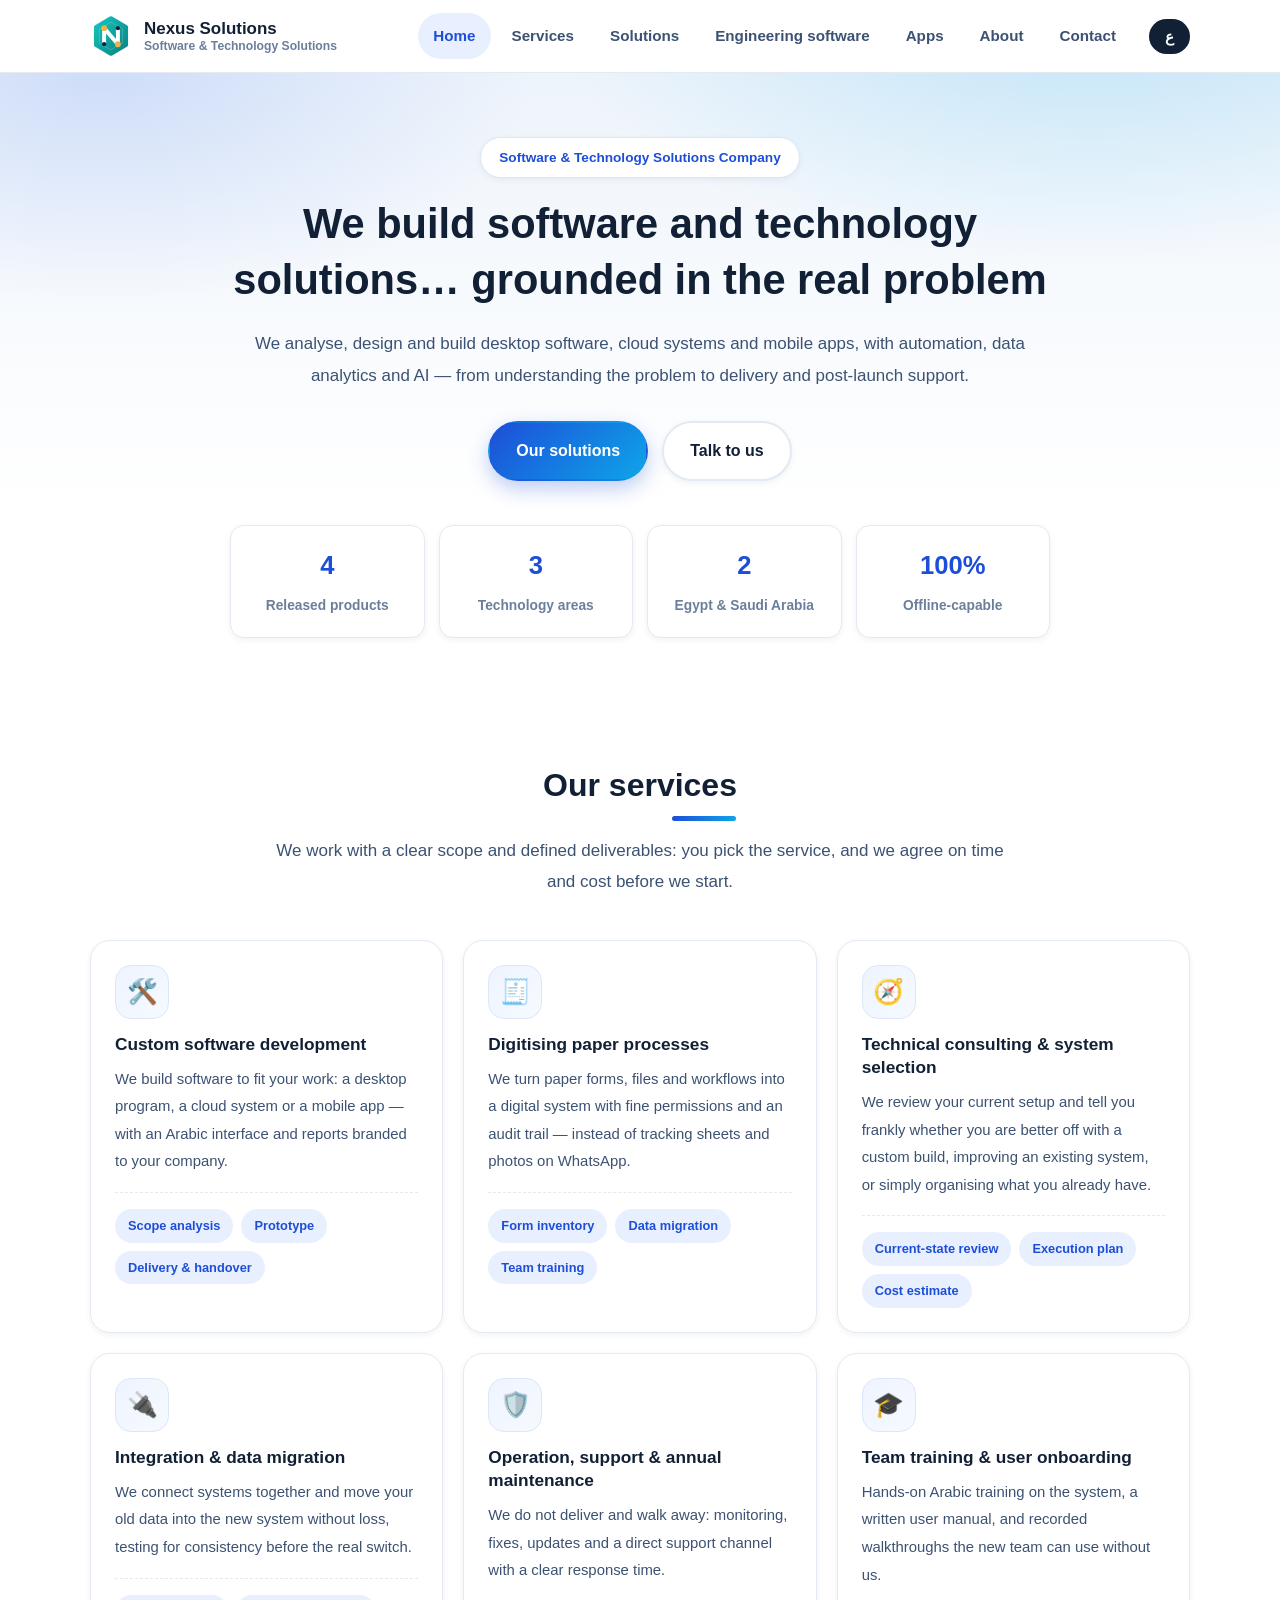
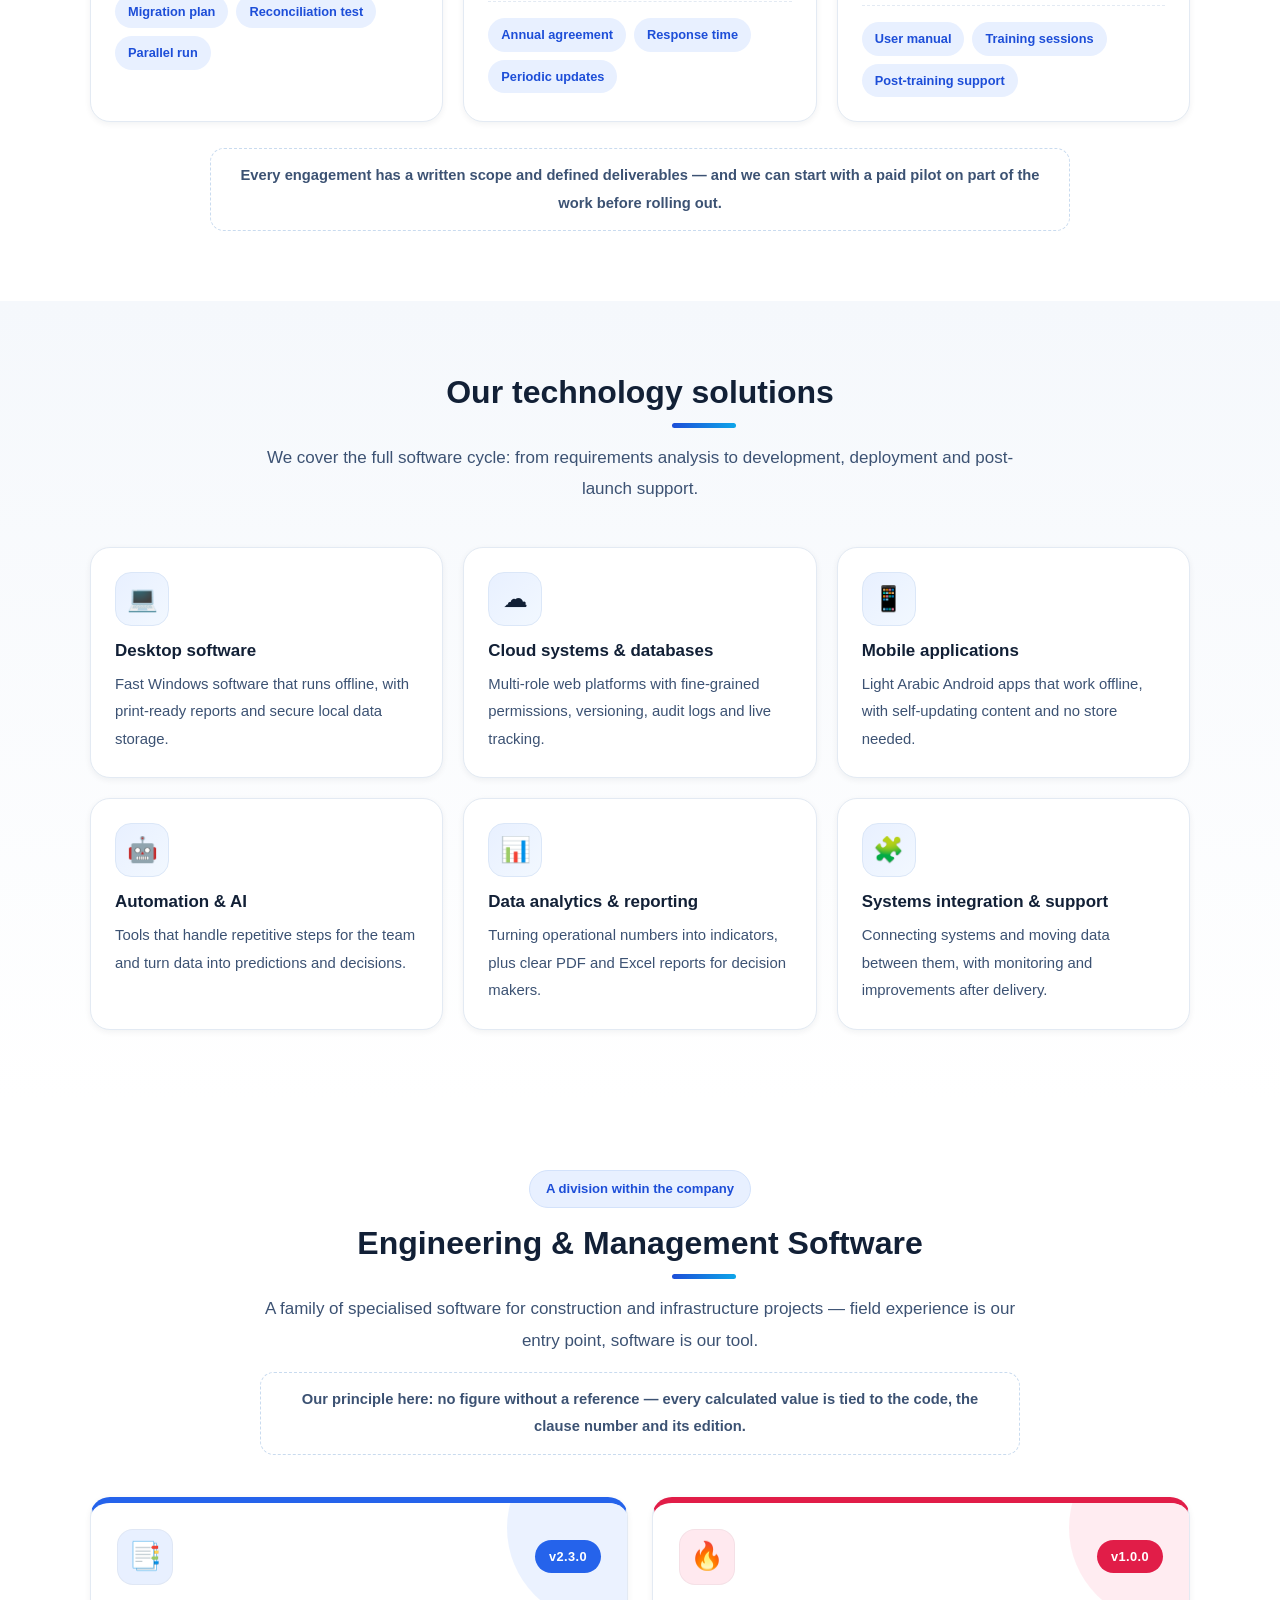
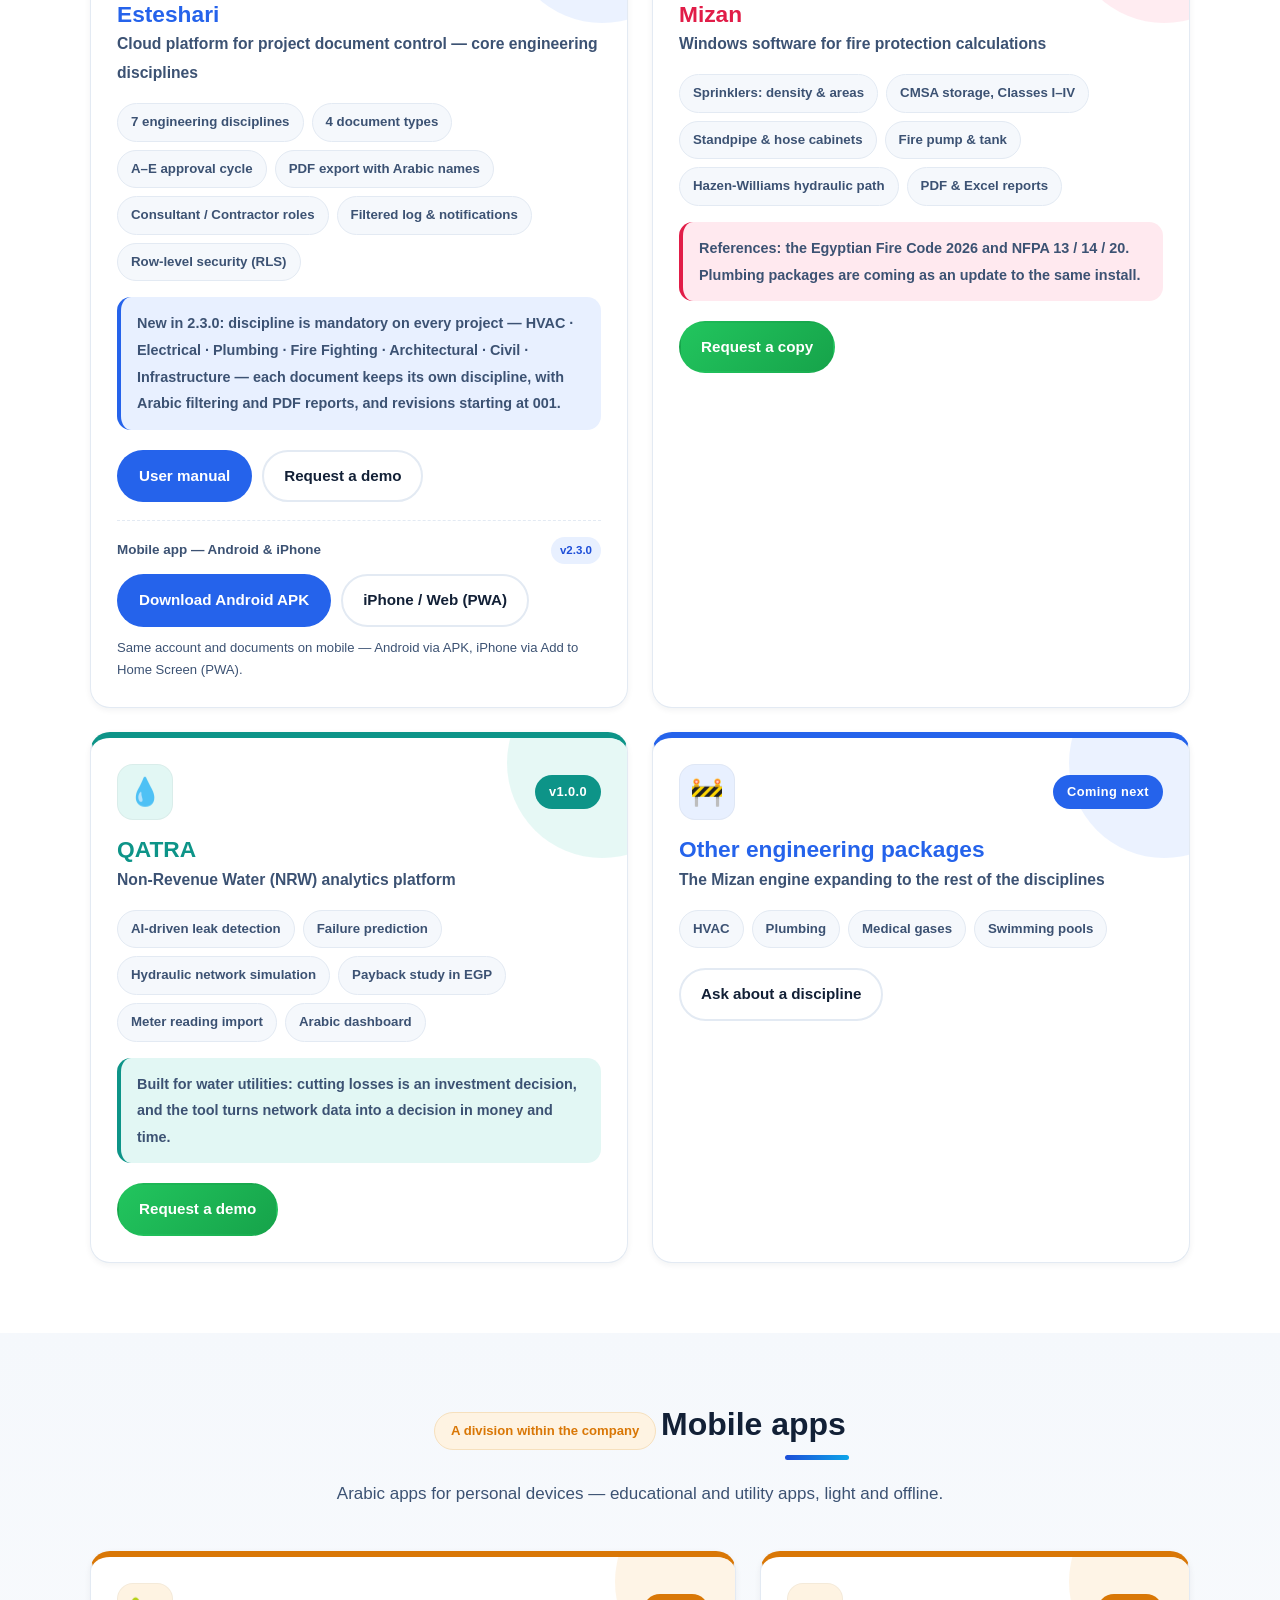
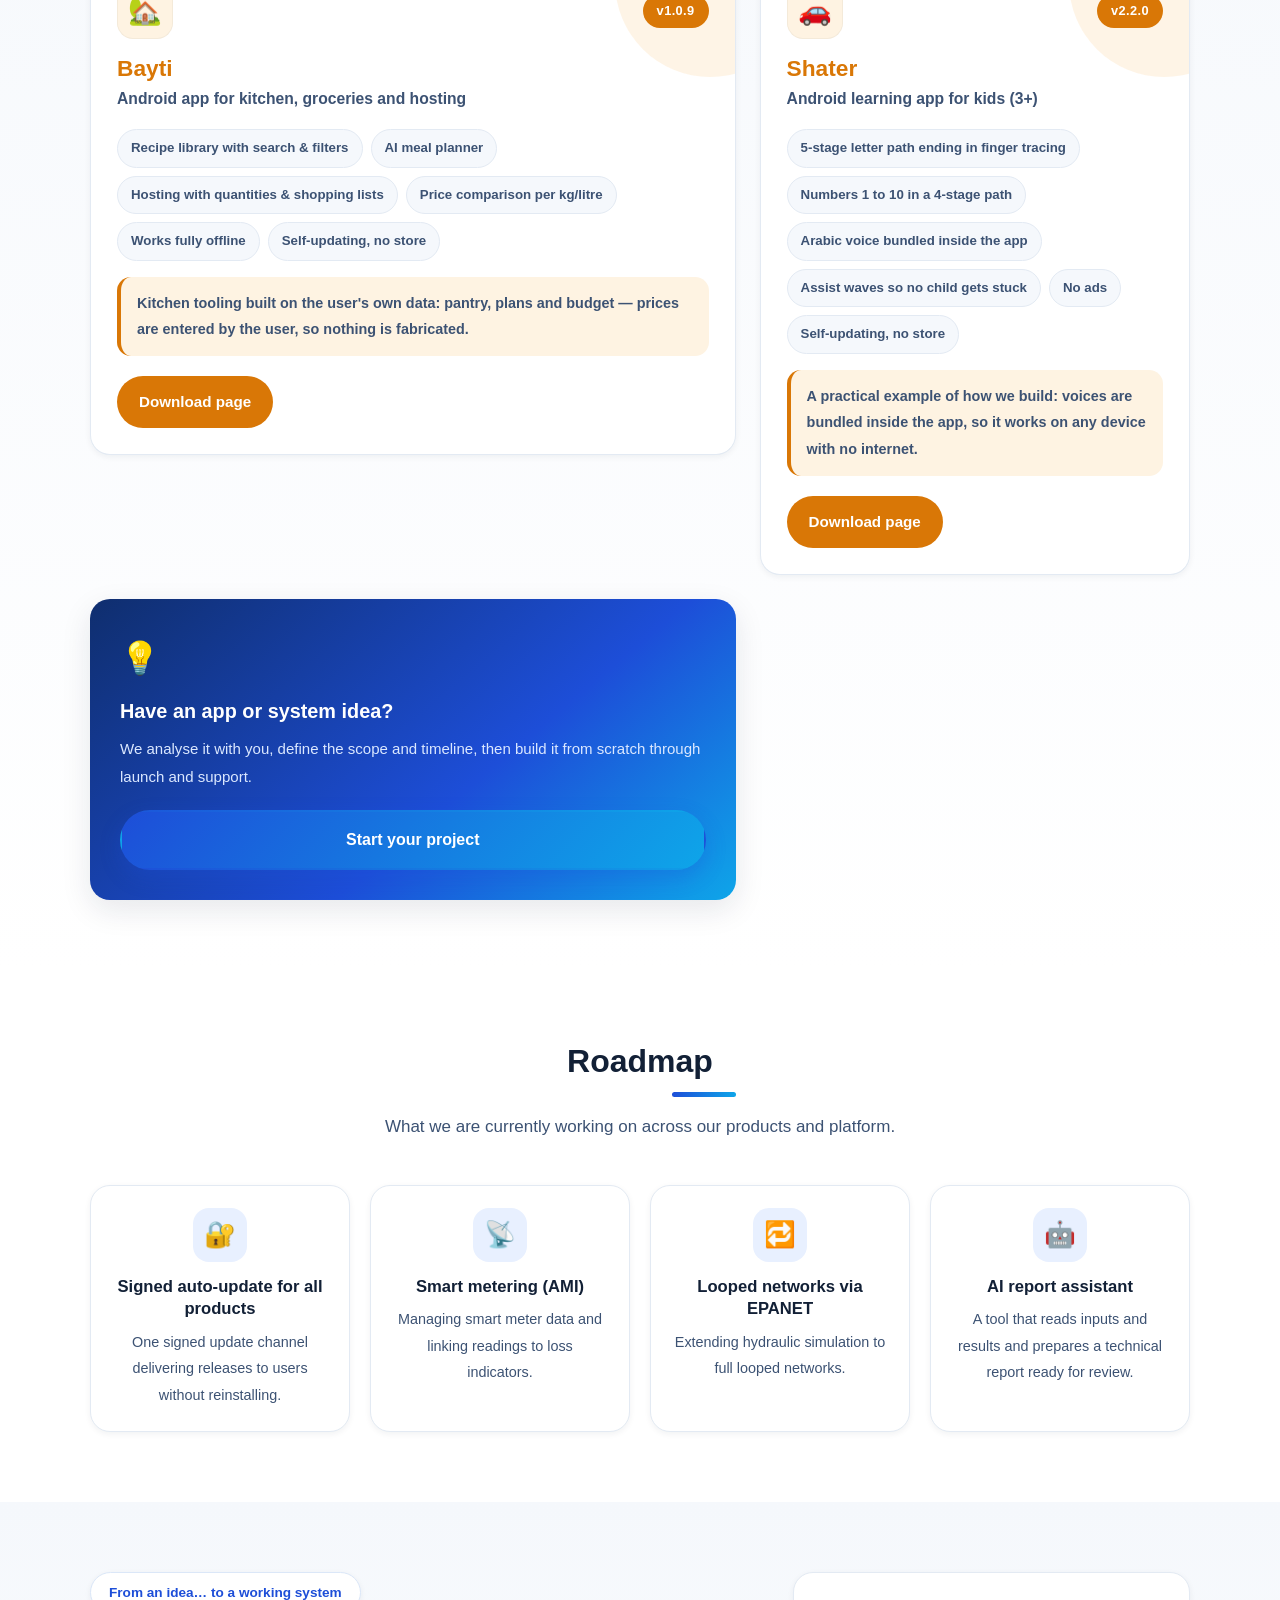
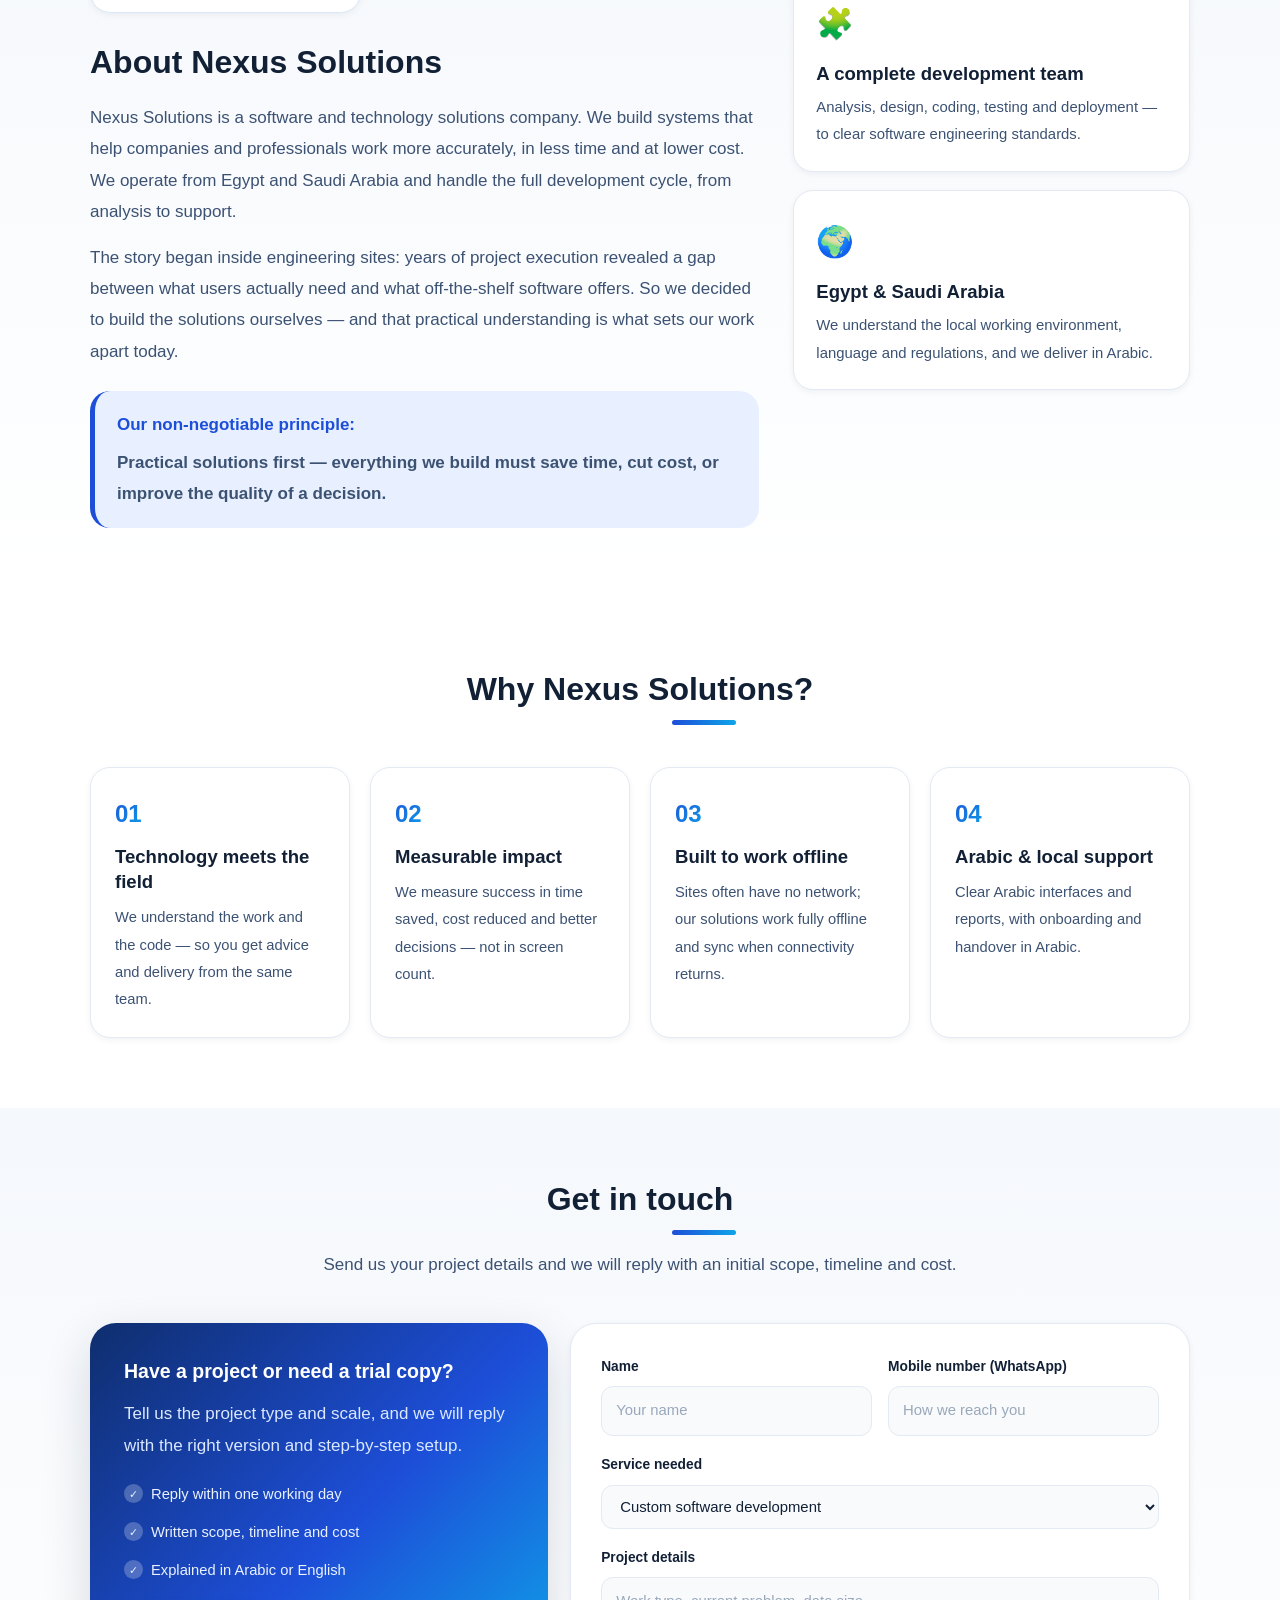
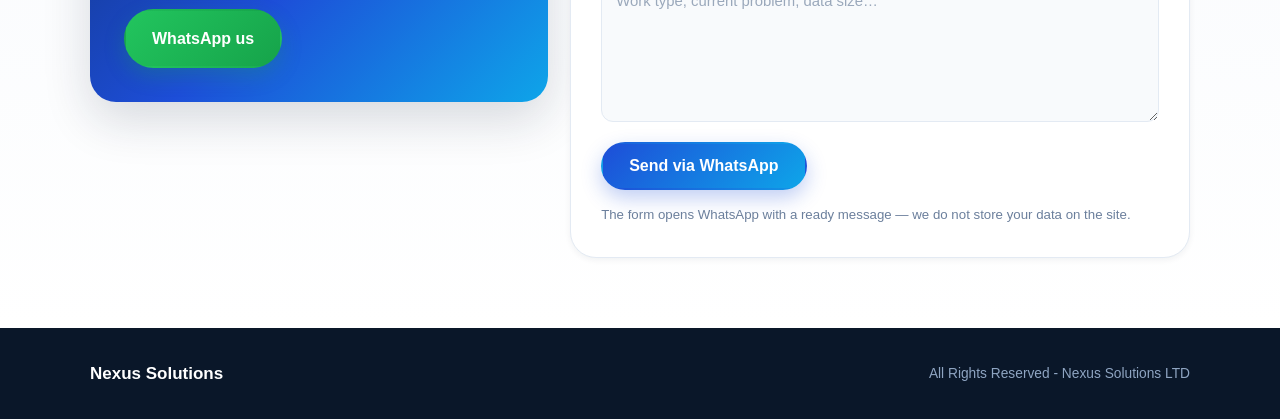
<file: index.html>
<!DOCTYPE html>
<html lang="en" dir="ltr" data-lang="en">
<head>
<meta charset="UTF-8">
<meta name="viewport" content="width=device-width, initial-scale=1.0">
<title data-ar="نكسس سوليوشنز | شركة حلول تقنية وبرمجية" data-en="Nexus Solutions | Software &amp; Technology Solutions">Nexus Solutions | Software &amp; Technology Solutions</title>
<meta name="description" data-ar="نكسس سوليوشنز شركة حلول تقنية وبرمجية: تطوير برامج سطح المكتب والأنظمة السحابية وتطبيقات الموبايل، مع الأتمتة وتحليل البيانات والذكاء الاصطناعي — ومنها عائلة البرامج الهندسية والإدارة." data-en="Nexus Solutions is a software &amp; technology solutions company: desktop software, cloud systems, mobile apps, automation, data analytics and AI — including our engineering &amp; management software family." content="Nexus Solutions is a software &amp; technology solutions company: desktop software, cloud systems, mobile apps, automation, data analytics and AI — including our engineering &amp; management software family.">
<meta property="og:type" content="website">
<meta property="og:url" content="https://nexsolutions.pages.dev/">
<meta property="og:title" content="Nexus Solutions | Software &amp; Technology Solutions">
<meta property="og:description" content="We build software and technology solutions… grounded in the real problem. Desktop, cloud, mobile, automation and data — from Egypt and Saudi Arabia.">
<meta property="og:locale" content="en_US">
<meta property="og:locale:alternate" content="ar_EG">
<meta name="twitter:card" content="summary">
<link rel="icon" href="favicon.svg" type="image/svg+xml">
<link rel="stylesheet" href="css/style.css">
<script>document.documentElement.className += " js";</script>
</head>
<body id="top">

<!-- ===================== الهيدر ===================== -->
<header class="site-header">
  <div class="wrap header-inner">
    <a class="brand" href="#top" aria-label="Nexus Solutions">
      <img src="logo.svg" alt="Nexus Solutions" class="brand-logo">
      <span class="brand-text">
        <strong data-ar="نكسس سوليوشنز" data-en="Nexus Solutions">Nexus Solutions</strong>
        <small data-ar="حلول تقنية وبرمجية" data-en="Software &amp; Technology Solutions">Software &amp; Technology Solutions</small>
      </span>
    </a>

    <nav class="nav" id="nav">
      <a href="#top" data-ar="الرئيسية" data-en="Home">Home</a>
      <a href="#services" data-ar="خدماتنا" data-en="Services">Services</a>
      <a href="#solutions" data-ar="حلولنا" data-en="Solutions">Solutions</a>
      <a href="#engineering" data-ar="البرامج الهندسية" data-en="Engineering software">Engineering software</a>
      <a href="#apps" data-ar="التطبيقات" data-en="Apps">Apps</a>
      <a href="#about" data-ar="عن الشركة" data-en="About">About</a>
      <a href="#contact" data-ar="تواصل" data-en="Contact">Contact</a>
    </nav>

    <div class="header-tools">
      <button class="lang-btn" id="langBtn" type="button" aria-label="Switch language">ع</button>
      <button class="burger" id="burger" type="button" aria-label="Menu"><span></span><span></span><span></span></button>
    </div>
  </div>
</header>

<!-- ===================== الرئيسية ===================== -->
<section class="hero">
  <div class="wrap hero-inner">
    <span class="eyebrow" data-ar="شركة حلول تقنية وبرمجية" data-en="Software &amp; Technology Solutions Company">Software &amp; Technology Solutions Company</span>
    <h1 data-ar="نبني برمجيات وحلولًا تقنية… من واقع المشكلة" data-en="We build software and technology solutions… grounded in the real problem">We build software and technology solutions… grounded in the real problem</h1>
    <p class="hero-sub" data-ar="نُحلّل ونُصمّم ونُطوّر برامج سطح المكتب، والأنظمة السحابية، وتطبيقات الموبايل، مع الأتمتة وتحليل البيانات والذكاء الاصطناعي — من فهم المشكلة إلى التسليم والدعم بعد التشغيل." data-en="We analyse, design and build desktop software, cloud systems and mobile apps, with automation, data analytics and AI — from understanding the problem to delivery and post-launch support.">We analyse, design and build desktop software, cloud systems and mobile apps, with automation, data analytics and AI — from understanding the problem to delivery and post-launch support.</p>

    <div class="hero-cta">
      <a class="btn primary" href="#solutions" data-ar="حلولنا التقنية" data-en="Our solutions">Our solutions</a>
      <a class="btn ghost" href="#contact" data-ar="تواصل معنا" data-en="Talk to us">Talk to us</a>
    </div>

    <ul class="stats">
      <li><b>4</b><span data-ar="منتجات مُطلقة" data-en="Released products">Released products</span></li>
      <li><b>3</b><span data-ar="مجالات تقنية" data-en="Technology areas">Technology areas</span></li>
      <li><b>2</b><span data-ar="مصر والسعودية" data-en="Egypt &amp; Saudi Arabia">Egypt &amp; Saudi Arabia</span></li>
      <li><b>100%</b><span data-ar="حلول تعمل بدون إنترنت" data-en="Offline-capable">Offline-capable</span></li>
    </ul>
  </div>
</section>

<!-- ===================== خدماتنا ===================== -->
<section class="section" id="services">
  <div class="wrap">
    <div class="section-head">
      <h2 data-ar="خدماتنا" data-en="Our services">Our services</h2>
      <p class="section-sub" data-ar="نشتغل معاك بنطاق واضح ومخرجات محدّدة: تختار الخدمة، ونتّفق على المدة والتكلفة قبل البدء." data-en="We work with a clear scope and defined deliverables: you pick the service, and we agree on time and cost before we start.">We work with a clear scope and defined deliverables: you pick the service, and we agree on time and cost before we start.</p>
    </div>

    <div class="svc-grid">

      <article class="svc-card reveal">
        <span class="svc-icon">🛠️</span>
        <h3 data-ar="تطوير برمجيات مخصّصة" data-en="Custom software development">Custom software development</h3>
        <p data-ar="نبني البرنامج على مقاس عملك: برنامج سطح مكتب، أو نظام سحابي، أو تطبيق موبايل — بواجهة عربية وتقارير تحمل اسم شركتك." data-en="We build software to fit your work: a desktop program, a cloud system or a mobile app — with an Arabic interface and reports branded to your company.">We build software to fit your work: a desktop program, a cloud system or a mobile app — with an Arabic interface and reports branded to your company.</p>
        <ul class="svc-chips">
          <li data-ar="تحليل النطاق" data-en="Scope analysis">Scope analysis</li>
          <li data-ar="نموذج أولي" data-en="Prototype">Prototype</li>
          <li data-ar="تسليم وشرح" data-en="Delivery &amp; handover">Delivery &amp; handover</li>
        </ul>
      </article>

      <article class="svc-card reveal">
        <span class="svc-icon">🧾</span>
        <h3 data-ar="رقمنة العمليات الورقية" data-en="Digitising paper processes">Digitising paper processes</h3>
        <p data-ar="نحوّل النماذج والملفات والدورات الورقية إلى نظام رقمي بصلاحيات دقيقة وسجل تدقيق، بدل متابعة الجداول والصور على واتساب." data-en="We turn paper forms, files and workflows into a digital system with fine permissions and an audit trail — instead of tracking sheets and photos on WhatsApp.">We turn paper forms, files and workflows into a digital system with fine permissions and an audit trail — instead of tracking sheets and photos on WhatsApp.</p>
        <ul class="svc-chips">
          <li data-ar="جرد النماذج" data-en="Form inventory">Form inventory</li>
          <li data-ar="تحويل البيانات" data-en="Data migration">Data migration</li>
          <li data-ar="تدريب الفريق" data-en="Team training">Team training</li>
        </ul>
      </article>

      <article class="svc-card reveal">
        <span class="svc-icon">🧭</span>
        <h3 data-ar="استشارات تقنية واختيار الأنظمة" data-en="Technical consulting &amp; system selection">Technical consulting &amp; system selection</h3>
        <p data-ar="نراجع الوضع الحالي ونقول لك بصراحة: الأنسب لك أن نبني نظامًا مخصّصًا، أم نطوّر نظامًا قائمًا عندك، أم يكفيك تنظيم للعمل الحالي." data-en="We review your current setup and tell you frankly whether you are better off with a custom build, improving an existing system, or simply organising what you already have.">We review your current setup and tell you frankly whether you are better off with a custom build, improving an existing system, or simply organising what you already have.</p>
        <ul class="svc-chips">
          <li data-ar="مراجعة الوضع" data-en="Current-state review">Current-state review</li>
          <li data-ar="خطة تنفيذ" data-en="Execution plan">Execution plan</li>
          <li data-ar="تقدير التكلفة" data-en="Cost estimate">Cost estimate</li>
        </ul>
      </article>

      <article class="svc-card reveal">
        <span class="svc-icon">🔌</span>
        <h3 data-ar="تكامل وترحيل البيانات" data-en="Integration &amp; data migration">Integration &amp; data migration</h3>
        <p data-ar="نربط الأنظمة ببعضها، وننقل بياناتك القديمة إلى النظام الجديد بدون فقد، مع اختبار مطابقة قبل التشغيل الفعلي." data-en="We connect systems together and move your old data into the new system without loss, testing for consistency before the real switch.">We connect systems together and move your old data into the new system without loss, testing for consistency before the real switch.</p>
        <ul class="svc-chips">
          <li data-ar="خطة الترحيل" data-en="Migration plan">Migration plan</li>
          <li data-ar="اختبار مطابقة" data-en="Reconciliation test">Reconciliation test</li>
          <li data-ar="تشغيل متوازي" data-en="Parallel run">Parallel run</li>
        </ul>
      </article>

      <article class="svc-card reveal">
        <span class="svc-icon">🛡️</span>
        <h3 data-ar="تشغيل ودعم وصيانة سنوية" data-en="Operation, support &amp; annual maintenance">Operation, support &amp; annual maintenance</h3>
        <p data-ar="ما بنسيبش النظام بعد التسليم: متابعة، وإصلاح، وتحديثات، وقناة دعم مباشرة مع تحديد زمن استجابة واضح." data-en="We do not deliver and walk away: monitoring, fixes, updates and a direct support channel with a clear response time.">We do not deliver and walk away: monitoring, fixes, updates and a direct support channel with a clear response time.</p>
        <ul class="svc-chips">
          <li data-ar="اتفاقية سنوية" data-en="Annual agreement">Annual agreement</li>
          <li data-ar="زمن استجابة" data-en="Response time">Response time</li>
          <li data-ar="تحديثات دورية" data-en="Periodic updates">Periodic updates</li>
        </ul>
      </article>

      <article class="svc-card reveal">
        <span class="svc-icon">🎓</span>
        <h3 data-ar="تدريب الفرق وتهيئة المستخدمين" data-en="Team training &amp; user onboarding">Team training &amp; user onboarding</h3>
        <p data-ar="تدريب عملي بالعربية على النظام، مع دليل استخدام مكتوب، وشرح مسجّل يستخدمه الفريق الجديد بدوننا." data-en="Hands-on Arabic training on the system, a written user manual, and recorded walkthroughs the new team can use without us.">Hands-on Arabic training on the system, a written user manual, and recorded walkthroughs the new team can use without us.</p>
        <ul class="svc-chips">
          <li data-ar="دليل مستخدم" data-en="User manual">User manual</li>
          <li data-ar="جلسات تدريب" data-en="Training sessions">Training sessions</li>
          <li data-ar="دعم بعد التدريب" data-en="Post-training support">Post-training support</li>
        </ul>
      </article>

    </div>

    <p class="section-note" data-ar="التعاقد دائمًا بنطاق مكتوب ومخرجات محدّدة — ويمكن البدء بمرحلة تجريبية على جزء من العمل قبل التعميم." data-en="Every engagement has a written scope and defined deliverables — and we can start with a paid pilot on part of the work before rolling out.">Every engagement has a written scope and defined deliverables — and we can start with a paid pilot on part of the work before rolling out.</p>
  </div>
</section>

<!-- ===================== حلولنا التقنية ===================== -->
<section class="section alt" id="solutions">
  <div class="wrap">
    <div class="section-head">
      <h2 data-ar="حلولنا التقنية" data-en="Our technology solutions">Our technology solutions</h2>
      <p class="section-sub" data-ar="نغطّي دورة البرمجيات كاملة: من تحليل الاحتياج إلى التطوير والنشر والدعم بعد التشغيل." data-en="We cover the full software cycle: from requirements analysis to development, deployment and post-launch support.">We cover the full software cycle: from requirements analysis to development, deployment and post-launch support.</p>
    </div>

    <div class="sol-grid">
      <article class="sol-card reveal">
        <span class="s-icon">💻</span>
        <h3 data-ar="برامج سطح المكتب" data-en="Desktop software">Desktop software</h3>
        <p data-ar="برامج ويندوز سريعة تعمل بدون إنترنت، بتقارير جاهزة للطباعة وحفظ بيانات محلي آمن." data-en="Fast Windows software that runs offline, with print-ready reports and secure local data storage.">Fast Windows software that runs offline, with print-ready reports and secure local data storage.</p>
      </article>
      <article class="sol-card reveal">
        <span class="s-icon">☁️</span>
        <h3 data-ar="أنظمة سحابية وقواعد بيانات" data-en="Cloud systems &amp; databases">Cloud systems &amp; databases</h3>
        <p data-ar="منصات ويب متعددة الأدوار بصلاحيات دقيقة، وإدارة إصدارات وسجلات تدقيق ومتابعة لحظية." data-en="Multi-role web platforms with fine-grained permissions, versioning, audit logs and live tracking.">Multi-role web platforms with fine-grained permissions, versioning, audit logs and live tracking.</p>
      </article>
      <article class="sol-card reveal">
        <span class="s-icon">📱</span>
        <h3 data-ar="تطبيقات الموبايل" data-en="Mobile applications">Mobile applications</h3>
        <p data-ar="تطبيقات أندرويد عربية خفيفة تعمل أوفلاين، مع تحديث ذاتي للمحتوى بدون متجر." data-en="Light Arabic Android apps that work offline, with self-updating content and no store needed.">Light Arabic Android apps that work offline, with self-updating content and no store needed.</p>
      </article>
      <article class="sol-card reveal">
        <span class="s-icon">🤖</span>
        <h3 data-ar="الأتمتة والذكاء الاصطناعي" data-en="Automation &amp; AI">Automation &amp; AI</h3>
        <p data-ar="أدوات تُنفّذ الخطوات المتكرّرة نيابة عن الفريق، وتحوّل البيانات إلى تنبؤات وقرارات." data-en="Tools that handle repetitive steps for the team and turn data into predictions and decisions.">Tools that handle repetitive steps for the team and turn data into predictions and decisions.</p>
      </article>
      <article class="sol-card reveal">
        <span class="s-icon">📊</span>
        <h3 data-ar="تحليل البيانات والتقارير" data-en="Data analytics &amp; reporting">Data analytics &amp; reporting</h3>
        <p data-ar="تحويل أرقام التشغيل إلى مؤشرات، وتقارير PDF و Excel واضحة يفهمها صاحب القرار." data-en="Turning operational numbers into indicators, plus clear PDF and Excel reports for decision makers.">Turning operational numbers into indicators, plus clear PDF and Excel reports for decision makers.</p>
      </article>
      <article class="sol-card reveal">
        <span class="s-icon">🧩</span>
        <h3 data-ar="تكامل الأنظمة والدعم" data-en="Systems integration &amp; support">Systems integration &amp; support</h3>
        <p data-ar="ربط الأنظمة ببعضها ونقل البيانات بينها، مع متابعة التشغيل والتطوير بعد التسليم." data-en="Connecting systems and moving data between them, with monitoring and improvements after delivery.">Connecting systems and moving data between them, with monitoring and improvements after delivery.</p>
      </article>
    </div>
  </div>
</section>

<!-- ===================== البرامج الهندسية والإدارة ===================== -->
<section class="section" id="engineering">
  <div class="wrap">
    <div class="section-head">
      <span class="family-tag" data-ar="قسم داخل الشركة" data-en="A division within the company">A division within the company</span>
      <h2 data-ar="البرامج الهندسية والإدارة" data-en="Engineering &amp; Management Software">Engineering &amp; Management Software</h2>
      <p class="section-sub" data-ar="عائلة برامج متخصصة لإدارة مشروعات التشييد والبناء والبنية التحتية — خبرة الميدان هي مدخلنا، والبرمجة هي أداتنا." data-en="A family of specialised software for construction and infrastructure projects — field experience is our entry point, software is our tool.">A family of specialised software for construction and infrastructure projects — field experience is our entry point, software is our tool.</p>
      <p class="section-note" data-ar="مبدأنا في هذا القسم: لا رقم بدون مرجعية — كل قيمة حسابية مربوطة بالكود ورقم البند ونسخته." data-en="Our principle here: no figure without a reference — every calculated value is tied to the code, the clause number and its edition.">Our principle here: no figure without a reference — every calculated value is tied to the code, the clause number and its edition.</p>
    </div>

    <div class="products-grid">

      <article class="product-card reveal" data-color="esteshari">
        <div class="p-head">
          <span class="p-icon">📑</span>
          <span class="p-badge">v2.3.0</span>
        </div>
        <h3 data-ar="إستشاري" data-en="Esteshari">Esteshari</h3>
        <p class="p-kind" data-ar="منصة سحابية لإدارة مستندات المشاريع — التخصصات الهندسية الأساسية" data-en="Cloud platform for project document control — core engineering disciplines">Cloud platform for project document control — core engineering disciplines</p>
        <ul class="p-tags">
          <li data-ar="7 تخصصات هندسية" data-en="7 engineering disciplines">7 engineering disciplines</li>
          <li data-ar="أنواع مستندات 4" data-en="4 document types">4 document types</li>
          <li data-ar="دورة اعتماد A–E" data-en="A–E approval cycle">A–E approval cycle</li>
          <li data-ar="تصدير PDF بالأسماء العربية" data-en="PDF export with Arabic names">PDF export with Arabic names</li>
          <li data-ar="أدوار Consultant / Contractor" data-en="Consultant / Contractor roles">Consultant / Contractor roles</li>
          <li data-ar="سجل بفلاتر وإشعارات" data-en="Filtered log &amp; notifications">Filtered log &amp; notifications</li>
          <li data-ar="أمان صفوف البيانات RLS" data-en="Row-level security (RLS)">Row-level security (RLS)</li>
        </ul>
        <p class="p-note" data-ar="الجديد في 2.3.0: التخصص حقل إجباري على كل مشروع — HVAC · Electrical · Plumbing · Fire Fighting · Architectural · Civil · Infrastructure — وكل مستند يحتفظ بتخصصه، مع فلترة وتقارير PDF بالأسماء العربية، والترقيم يبدأ من 001." data-en="New in 2.3.0: discipline is mandatory on every project — HVAC · Electrical · Plumbing · Fire Fighting · Architectural · Civil · Infrastructure — each document keeps its own discipline, with Arabic filtering and PDF reports, and revisions starting at 001.">New in 2.3.0: discipline is mandatory on every project — HVAC · Electrical · Plumbing · Fire Fighting · Architectural · Civil · Infrastructure — each document keeps its own discipline, with Arabic filtering and PDF reports, and revisions starting at 001.</p>
        <div class="p-actions">
          <a class="btn small" href="docs/Esteshari-User-Manual.pdf" target="_blank" rel="noopener" data-ar="دليل الاستخدام" data-en="User manual">User manual</a>
          <a class="btn small ghost wa-link" href="#" data-ar="اطلب عرضًا" data-en="Request a demo">Request a demo</a>
        </div>
        <div class="p-mobile">
          <div class="p-mobile-head">
            <span class="p-mobile-label" data-ar="نسخة الموبايل — أندرويد وآيفون" data-en="Mobile app — Android &amp; iPhone">Mobile app — Android &amp; iPhone</span>
            <span class="p-mobile-ver">v2.3.0</span>
          </div>
          <div class="p-actions">
            <a class="btn small" href="esteshari/Esteshari-2.3.0.apk" download data-ar="تحميل APK أندرويد" data-en="Download Android APK">Download Android APK</a>
            <a class="btn small alt" href="esteshari/app/" target="_blank" rel="noopener" data-ar="آيفون / المتصفح (PWA)" data-en="iPhone / Web (PWA)">iPhone / Web (PWA)</a>
          </div>
          <p class="p-mobile-note" data-ar="نفس حسابك ومستنداتك على الموبايل — الأندرويد بتطبيق APK، والآيفون بإضافة نسخة الويب إلى الشاشة الرئيسية." data-en="Same account and documents on mobile — Android via APK, iPhone via Add to Home Screen (PWA).">Same account and documents on mobile — Android via APK, iPhone via Add to Home Screen (PWA).</p>
        </div>
      </article>

      <article class="product-card reveal" data-color="mizan">
        <div class="p-head">
          <span class="p-icon">🔥</span>
          <span class="p-badge">v1.0.0</span>
        </div>
        <h3 data-ar="ميزان" data-en="Mizan">Mizan</h3>
        <p class="p-kind" data-ar="برنامج ويندوز لحسابات مكافحة الحريق" data-en="Windows software for fire protection calculations">Windows software for fire protection calculations</p>
        <ul class="p-tags">
          <li data-ar="رشاشات: كثافة ومساحات" data-en="Sprinklers: density &amp; areas">Sprinklers: density &amp; areas</li>
          <li data-ar="تخزين CMSA للأصناف I–IV" data-en="CMSA storage, Classes I–IV">CMSA storage, Classes I–IV</li>
          <li data-ar="Standpipe وكبائن الحريق" data-en="Standpipe &amp; hose cabinets">Standpipe &amp; hose cabinets</li>
          <li data-ar="المضخة والخزان" data-en="Fire pump &amp; tank">Fire pump &amp; tank</li>
          <li data-ar="مسار هيدروليكي Hazen-Williams" data-en="Hazen-Williams hydraulic path">Hazen-Williams hydraulic path</li>
          <li data-ar="تقارير PDF و Excel" data-en="PDF &amp; Excel reports">PDF &amp; Excel reports</li>
        </ul>
        <p class="p-note" data-ar="المرجعية: الكود المصري لمكافحة الحريق 2026 و NFPA 13 / 14 / 20. والتخصصات الصحية قادمة كتحديث داخل نفس التثبيت." data-en="References: the Egyptian Fire Code 2026 and NFPA 13 / 14 / 20. Plumbing packages are coming as an update to the same install.">References: the Egyptian Fire Code 2026 and NFPA 13 / 14 / 20. Plumbing packages are coming as an update to the same install.</p>
        <div class="p-actions">
          <a class="btn small wa-link" href="#" data-ar="اطلب النسخة" data-en="Request a copy">Request a copy</a>
        </div>
      </article>

      <article class="product-card reveal" data-color="qatra">
        <div class="p-head">
          <span class="p-icon">💧</span>
          <span class="p-badge">v1.0.0</span>
        </div>
        <h3 data-ar="قطرة" data-en="QATRA">QATRA</h3>
        <p class="p-kind" data-ar="منصة تحليلات الفاقد من المياه NRW" data-en="Non-Revenue Water (NRW) analytics platform">Non-Revenue Water (NRW) analytics platform</p>
        <ul class="p-tags">
          <li data-ar="كشف الكسور بالذكاء الاصطناعي" data-en="AI-driven leak detection">AI-driven leak detection</li>
          <li data-ar="توقّع الأعطال" data-en="Failure prediction">Failure prediction</li>
          <li data-ar="محاكاة هيدروليكية للشبكة" data-en="Hydraulic network simulation">Hydraulic network simulation</li>
          <li data-ar="دراسة جدوى بالجنيه المصري" data-en="Payback study in EGP">Payback study in EGP</li>
          <li data-ar="استيراد بيانات القراءات" data-en="Meter reading import">Meter reading import</li>
          <li data-ar="لوحة مؤشرات عربية" data-en="Arabic dashboard">Arabic dashboard</li>
        </ul>
        <p class="p-note" data-ar="موجّهة لشركات المياه: تقليل الفاقد قرار استثماري، والأداة تحوّل أرقام الشبكة إلى قرار بالجنيه والوقت." data-en="Built for water utilities: cutting losses is an investment decision, and the tool turns network data into a decision in money and time.">Built for water utilities: cutting losses is an investment decision, and the tool turns network data into a decision in money and time.</p>
        <div class="p-actions">
          <a class="btn small wa-link" href="#" data-ar="اطلب عرضًا" data-en="Request a demo">Request a demo</a>
        </div>
      </article>

      <article class="product-card reveal" data-color="esteshari">
        <div class="p-head">
          <span class="p-icon">🚧</span>
          <span class="p-badge" data-ar="قادم" data-en="Coming next">Coming next</span>
        </div>
        <h3 data-ar="التخصصات الهندسية الأخرى" data-en="Other engineering packages">Other engineering packages</h3>
        <p class="p-kind" data-ar="نفس محرّك ميزان يتوسّع لبقية التخصصات" data-en="The Mizan engine expanding to the rest of the disciplines">The Mizan engine expanding to the rest of the disciplines</p>
        <ul class="p-tags">
          <li data-ar="التكييف والتهوية" data-en="HVAC">HVAC</li>
          <li data-ar="الأعمال الصحية" data-en="Plumbing">Plumbing</li>
          <li data-ar="الغازات الطبية" data-en="Medical gases">Medical gases</li>
          <li data-ar="حمامات السباحة" data-en="Swimming pools">Swimming pools</li>
        </ul>
        <div class="p-actions">
          <a class="btn small ghost wa-link" href="#" data-ar="اسأل عن التخصص" data-en="Ask about a discipline">Ask about a discipline</a>
        </div>
      </article>

    </div>
  </div>
</section>

<!-- ===================== التطبيقات ===================== -->
<section class="section alt" id="apps">
  <div class="wrap">
    <div class="section-head">
      <span class="family-tag alt" data-ar="قسم داخل الشركة" data-en="A division within the company">A division within the company</span>
      <h2 data-ar="تطبيقات الموبايل" data-en="Mobile apps">Mobile apps</h2>
      <p class="section-sub" data-ar="تطبيقات عربية للأجهزة الشخصية — تعليمية وخدمية، خفيفة وتعمل بدون إنترنت." data-en="Arabic apps for personal devices — educational and utility apps, light and offline.">Arabic apps for personal devices — educational and utility apps, light and offline.</p>
    </div>

    <div class="apps-grid">
      <article class="product-card reveal" data-color="beeb">
        <div class="p-head">
          <span class="p-icon">🏡</span>
          <span class="p-badge" data-ver="apps/bayti/manifest.json">v1.0.9</span>
        </div>
        <h3 data-ar="بيتي" data-en="Bayti">Bayti</h3>
        <p class="p-kind" data-ar="تطبيق أندرويد لإدارة المطبخ والطعام والمشتريات والعزومات" data-en="Android app for kitchen, groceries and hosting">Android app for kitchen, groceries and hosting</p>
        <ul class="p-tags">
          <li data-ar="مكتبة وصفات مع بحث وفلاتر" data-en="Recipe library with search &amp; filters">Recipe library with search &amp; filters</li>
          <li data-ar="تخطيط وجبات بالذكاء الاصطناعي" data-en="AI meal planner">AI meal planner</li>
          <li data-ar="عزومات وحساب كميات وقوائم مشتريات" data-en="Hosting with quantities &amp; shopping lists">Hosting with quantities &amp; shopping lists</li>
          <li data-ar="مقارنة أسعار وسعر الكيلو" data-en="Price comparison per kg/litre">Price comparison per kg/litre</li>
          <li data-ar="يعمل بدون إنترنت" data-en="Works fully offline">Works fully offline</li>
          <li data-ar="تحديث ذاتي بدون متجر" data-en="Self-updating, no store">Self-updating, no store</li>
        </ul>
        <p class="p-note" data-ar="أدوات إدارية للمطبخ مبنية على بيانات المستخدم نفسها: المخزون، الخطط، والميزانية — والأسعار بتتسجّل يدويًا فما فيش أي سعر مخترع." data-en="Kitchen tooling built on the user's own data: pantry, plans and budget — prices are entered by the user, so nothing is fabricated.">Kitchen tooling built on the user's own data: pantry, plans and budget — prices are entered by the user, so nothing is fabricated.</p>
        <div class="p-actions">
          <a class="btn small" href="apps/bayti/" data-ar="صفحة التحميل" data-en="Download page">Download page</a>
        </div>
      </article>

      <article class="product-card reveal" data-color="beeb">
        <div class="p-head">
          <span class="p-icon">🚗</span>
          <span class="p-badge" data-ver="apps/shater/manifest.json">v2.2.0</span>
        </div>
        <h3 data-ar="شاطر" data-en="Shater">Shater</h3>
        <p class="p-kind" data-ar="تطبيق أندرويد تعليمي للأطفال (من 3 سنوات)" data-en="Android learning app for kids (3+)">Android learning app for kids (3+)</p>
        <ul class="p-tags">
          <li data-ar="مسار ٥ مراحل لكل حرف ينتهي بتتبّع بالإصبع" data-en="5-stage letter path ending in finger tracing">5-stage letter path ending in finger tracing</li>
          <li data-ar="الأرقام من 1 إلى 10 في 4 مراحل" data-en="Numbers 1 to 10 in a 4-stage path">Numbers 1 to 10 in a 4-stage path</li>
          <li data-ar="نطق عربي مضمون داخل التطبيق" data-en="Arabic voice bundled inside the app">Arabic voice bundled inside the app</li>
          <li data-ar="موجات مساعدة لا تترك الطفل عالقًا" data-en="Assist waves so no child gets stuck">Assist waves so no child gets stuck</li>
          <li data-ar="بدون إعلانات" data-en="No ads">No ads</li>
          <li data-ar="تحديث ذاتي بدون متجر" data-en="Self-updating, no store">Self-updating, no store</li>
        </ul>
        <p class="p-note" data-ar="مثال عملي على أسلوبنا: نبنيه للأطفال بأصوات مدرجة داخل التطبيق، فيعمل على أي جهاز بدون إنترنت." data-en="A practical example of how we build: voices are bundled inside the app, so it works on any device with no internet.">A practical example of how we build: voices are bundled inside the app, so it works on any device with no internet.</p>
        <div class="p-actions">
          <a class="btn small" href="apps/shater/" data-ar="صفحة التحميل" data-en="Download page">Download page</a>
        </div>
      </article>

      <aside class="cta-card reveal">
        <span class="c-icon">💡</span>
        <h3 data-ar="عندك فكرة تطبيق أو نظام؟" data-en="Have an app or system idea?">Have an app or system idea?</h3>
        <p data-ar="نحلّلها معاك، ونحدّد النطاق والمدة، ونبنيها من الصفر حتى النشر والدعم." data-en="We analyse it with you, define the scope and timeline, then build it from scratch through launch and support.">We analyse it with you, define the scope and timeline, then build it from scratch through launch and support.</p>
        <a class="btn primary wa-link" href="#" data-ar="ابدأ مشروعك" data-en="Start your project">Start your project</a>
      </aside>
    </div>
  </div>
</section>

<!-- ===================== خارطة الطريق ===================== -->
<section class="section" id="roadmap">
  <div class="wrap">
    <div class="section-head">
      <h2 data-ar="خارطة الطريق" data-en="Roadmap">Roadmap</h2>
      <p class="section-sub" data-ar="ما نعمل عليه حاليًا في المنتجات والمنصة." data-en="What we are currently working on across our products and platform.">What we are currently working on across our products and platform.</p>
    </div>
    <div class="roadmap-grid">
      <div class="road-card reveal">
        <span class="r-icon">🔐</span>
        <h3 data-ar="تحديث موقّع رقميًا لكل المنتجات" data-en="Signed auto-update for all products">Signed auto-update for all products</h3>
        <p data-ar="قناة تحديث واحدة موقّعة تُوصِّل الإصدارات للمستخدمين بدون إعادة تثبيت." data-en="One signed update channel delivering releases to users without reinstalling.">One signed update channel delivering releases to users without reinstalling.</p>
      </div>
      <div class="road-card reveal">
        <span class="r-icon">📡</span>
        <h3 data-ar="العدادات الذكية (AMI)" data-en="Smart metering (AMI)">Smart metering (AMI)</h3>
        <p data-ar="إدارة بيانات العدادات الذكية وربط القراءات بمؤشرات الفاقد." data-en="Managing smart meter data and linking readings to loss indicators.">Managing smart meter data and linking readings to loss indicators.</p>
      </div>
      <div class="road-card reveal">
        <span class="r-icon">🔁</span>
        <h3 data-ar="الشبكات الحلقية عبر EPANET" data-en="Looped networks via EPANET">Looped networks via EPANET</h3>
        <p data-ar="توسيع المحاكاة الهيدروليكية لتغطية الشبكات الحلقية الكاملة." data-en="Extending hydraulic simulation to full looped networks.">Extending hydraulic simulation to full looped networks.</p>
      </div>
      <div class="road-card reveal">
        <span class="r-icon">🤖</span>
        <h3 data-ar="مساعد ذكي للتقارير" data-en="AI report assistant">AI report assistant</h3>
        <p data-ar="أداة تقرأ المدخلات والنتائج وتُجهّز التقرير الفني جاهزًا للمراجعة." data-en="A tool that reads inputs and results and prepares a technical report ready for review.">A tool that reads inputs and results and prepares a technical report ready for review.</p>
      </div>
    </div>
  </div>
</section>

<!-- ===================== عن الشركة ===================== -->
<section class="section alt" id="about">
  <div class="wrap about-grid">
    <div class="about-text">
      <span class="eyebrow" data-ar="من الفكرة… إلى نظام يعمل" data-en="From an idea… to a working system">From an idea… to a working system</span>
      <h2 data-ar="عن نكسس سوليوشنز" data-en="About Nexus Solutions">About Nexus Solutions</h2>
      <p data-ar="نكسس سوليوشنز شركة حلول تقنية وبرمجية، نبني برامج وأنظمة تساعد الشركات والمهنيين على إنجاز عملهم بدقة أعلى ووقت أقل وتكلفة منخفضة. نعمل من مصر والمملكة العربية السعودية، ونُغطّي دورة التطوير كاملة من التحليل حتى الدعم." data-en="Nexus Solutions is a software and technology solutions company. We build systems that help companies and professionals work more accurately, in less time and at lower cost. We operate from Egypt and Saudi Arabia and handle the full development cycle, from analysis to support.">Nexus Solutions is a software and technology solutions company. We build systems that help companies and professionals work more accurately, in less time and at lower cost. We operate from Egypt and Saudi Arabia and handle the full development cycle, from analysis to support.</p>
      <p data-ar="بدأت الحكاية من داخل مواقع العمل الهندسية: سنوات في تنفيذ المشروعات كشفت فجوة بين ما يحتاجه المستخدم فعلًا وما توفّره البرامج الجاهزة. فقرّرنا نبني الحلول بأنفسنا — وهذا الفهم العملي هو ما يميّز كل ما نُخرجه اليوم." data-en="The story began inside engineering sites: years of project execution revealed a gap between what users actually need and what off-the-shelf software offers. So we decided to build the solutions ourselves — and that practical understanding is what sets our work apart today.">The story began inside engineering sites: years of project execution revealed a gap between what users actually need and what off-the-shelf software offers. So we decided to build the solutions ourselves — and that practical understanding is what sets our work apart today.</p>
      <div class="principle">
        <strong data-ar="مبدؤنا الذي لا نتنازل عنه:" data-en="Our non-negotiable principle:">Our non-negotiable principle:</strong>
        <span data-ar="حلول عملية أولًا — كل ما نبنيه يجب أن يوفّر وقتًا، أو يقلّل تكلفة، أو يرفع جودة القرار." data-en="Practical solutions first — everything we build must save time, cut cost, or improve the quality of a decision.">Practical solutions first — everything we build must save time, cut cost, or improve the quality of a decision.</span>
      </div>
    </div>
    <aside class="about-cards">
      <div class="info-card">
        <span class="i-icon">🧩</span>
        <h3 data-ar="فريق تطوير متكامل" data-en="A complete development team">A complete development team</h3>
        <p data-ar="تحليل وتصميم وبرمجة واختبار ونشر — بمعايير هندسة برمجيات واضحة، لا عمل فردي." data-en="Analysis, design, coding, testing and deployment — to clear software engineering standards.">Analysis, design, coding, testing and deployment — to clear software engineering standards.</p>
      </div>
      <div class="info-card">
        <span class="i-icon">🌍</span>
        <h3 data-ar="مصر والسعودية" data-en="Egypt &amp; Saudi Arabia">Egypt &amp; Saudi Arabia</h3>
        <p data-ar="نفهم بيئة العمل واللغة واللوائح المحلية، ونسلّم ونصون الأنظمة بالعربية." data-en="We understand the local working environment, language and regulations, and we deliver in Arabic.">We understand the local working environment, language and regulations, and we deliver in Arabic.</p>
      </div>
    </aside>
  </div>
</section>

<!-- ===================== لماذا نحن ===================== -->
<section class="section" id="why">
  <div class="wrap">
    <div class="section-head">
      <h2 data-ar="لماذا نكسس سوليوشنز؟" data-en="Why Nexus Solutions?">Why Nexus Solutions?</h2>
    </div>
    <div class="why-grid">
      <div class="why-card reveal">
        <span class="w-num">01</span>
        <h3 data-ar="نجمع التقنية بالميدان" data-en="Technology meets the field">Technology meets the field</h3>
        <p data-ar="نفهم العمل من جهة، والبرمجة من جهة — فتحصُل على النصيحة والتنفيذ من نفس الفريق." data-en="We understand the work and the code — so you get advice and delivery from the same team.">We understand the work and the code — so you get advice and delivery from the same team.</p>
      </div>
      <div class="why-card reveal">
        <span class="w-num">02</span>
        <h3 data-ar="أثر قابل للقياس" data-en="Measurable impact">Measurable impact</h3>
        <p data-ar="نقيس النجاح بالوقت المُوفَّر والتكلفة المُقلَّلة وجودة القرار، لا بعدد الشاشات." data-en="We measure success in time saved, cost reduced and better decisions — not in screen count.">We measure success in time saved, cost reduced and better decisions — not in screen count.</p>
      </div>
      <div class="why-card reveal">
        <span class="w-num">03</span>
        <h3 data-ar="جاهزة للعمل بدون إنترنت" data-en="Built to work offline">Built to work offline</h3>
        <p data-ar="مواقع العمل كثيرًا ما تكون بلا شبكة؛ فحلولنا تعمل كاملة أوفلاين وتتزامن عند توفر الإنترنت." data-en="Sites often have no network; our solutions work fully offline and sync when connectivity returns.">Sites often have no network; our solutions work fully offline and sync when connectivity returns.</p>
      </div>
      <div class="why-card reveal">
        <span class="w-num">04</span>
        <h3 data-ar="عربية ودعم محلي" data-en="Arabic &amp; local support">Arabic &amp; local support</h3>
        <p data-ar="واجهات وتقارير عربية واضحة، وشرح وتسليم بالعربية يناسب المستخدم النهائي." data-en="Clear Arabic interfaces and reports, with onboarding and handover in Arabic.">Clear Arabic interfaces and reports, with onboarding and handover in Arabic.</p>
      </div>
    </div>
  </div>
</section>

<!-- ===================== تواصل ===================== -->
<section class="section alt" id="contact">
  <div class="wrap">
    <div class="section-head">
      <h2 data-ar="تواصل معنا" data-en="Get in touch">Get in touch</h2>
      <p class="section-sub" data-ar="ابعت تفاصيل مشروعك، ونرد عليك بنطاق ومدة وتكلفة مبدئية." data-en="Send us your project details and we will reply with an initial scope, timeline and cost.">Send us your project details and we will reply with an initial scope, timeline and cost.</p>
    </div>

    <div class="contact-layout">
      <aside class="contact-card">
        <h3 data-ar="عندك مشروع أو محتاج نسخة تجريبية؟" data-en="Have a project or need a trial copy?">Have a project or need a trial copy?</h3>
        <p data-ar="ابعت لنا نوع المشروع وحجمه، ونرد عليك بالنسخة المناسبة وطريقة التشغيل خطوة بخطوة." data-en="Tell us the project type and scale, and we will reply with the right version and step-by-step setup.">Tell us the project type and scale, and we will reply with the right version and step-by-step setup.</p>
        <ul class="contact-points">
          <li data-ar="ردّ خلال يوم عمل واحد" data-en="Reply within one working day">Reply within one working day</li>
          <li data-ar="عرض نطاق ومدة وتكلفة مكتوب" data-en="Written scope, timeline and cost">Written scope, timeline and cost</li>
          <li data-ar="شرح بالعربية أو الإنجليزية" data-en="Explained in Arabic or English">Explained in Arabic or English</li>
        </ul>
        <div class="contact-actions">
          <a class="btn wa-link" href="#" data-ar="واتساب مباشر" data-en="WhatsApp us">WhatsApp us</a>
        </div>
      </aside>

      <form class="contact-form" id="contactForm" novalidate>
        <div class="cf-grid">
          <label class="cf-field">
            <span class="cf-label" data-ar="الاسم" data-en="Name">Name</span>
            <input type="text" id="cf-name" name="name" autocomplete="name" data-ar-ph="اكتب اسمك" data-en-ph="Your name">
          </label>
          <label class="cf-field">
            <span class="cf-label" data-ar="رقم الموبايل (واتساب)" data-en="Mobile number (WhatsApp)">Mobile number (WhatsApp)</span>
            <input type="text" id="cf-contact" name="contact" autocomplete="tel" data-ar-ph="للرد عليك عليه" data-en-ph="How we reach you">
          </label>
          <label class="cf-field full">
            <span class="cf-label" data-ar="الخدمة المطلوبة" data-en="Service needed">Service needed</span>
            <select id="cf-service" name="service">
              <option data-ar="تطوير برمجيات مخصّصة" data-en="Custom software development">Custom software development</option>
              <option data-ar="رقمنة العمليات الورقية" data-en="Digitising paper processes">Digitising paper processes</option>
              <option data-ar="استشارات تقنية واختيار الأنظمة" data-en="Technical consulting &amp; system selection">Technical consulting &amp; system selection</option>
              <option data-ar="تكامل وترحيل البيانات" data-en="Integration &amp; data migration">Integration &amp; data migration</option>
              <option data-ar="تشغيل ودعم وصيانة سنوية" data-en="Operation, support &amp; annual maintenance">Operation, support &amp; annual maintenance</option>
              <option data-ar="تدريب الفرق وتهيئة المستخدمين" data-en="Team training &amp; user onboarding">Team training &amp; user onboarding</option>
              <option data-ar="منتج جاهز (إستشاري / ميزان / قطرة / شاطر)" data-en="A ready product (Esteshari / Mizan / QATRA / Shater)">A ready product (Esteshari / Mizan / QATRA / Shater)</option>
              <option data-ar="غير ذلك" data-en="Something else">Something else</option>
            </select>
          </label>
          <label class="cf-field full">
            <span class="cf-label" data-ar="تفاصيل المشروع" data-en="Project details">Project details</span>
            <textarea id="cf-details" name="details" rows="5" data-ar-ph="نوع العمل، والمشكلة الحالية، وحجم البيانات…" data-en-ph="Work type, current problem, data size…"></textarea>
          </label>
        </div>
        <div class="cf-actions">
          <button type="submit" class="btn primary" data-ar="إرسال عبر واتساب" data-en="Send via WhatsApp">Send via WhatsApp</button>
        </div>
        <p class="cf-hint" data-ar="النموذج يفتح واتساب برسالة مجهّزة — ولا نحتفظ ببياناتك على الموقع." data-en="The form opens WhatsApp with a ready message — we do not store your data on the site.">The form opens WhatsApp with a ready message — we do not store your data on the site.</p>
        <p class="cf-msg" id="cfMsg" hidden></p>
      </form>
    </div>
  </div>
</section>

<!-- ===================== الفوتر ===================== -->
<footer class="site-footer">
  <div class="wrap footer-inner">
    <span class="footer-brand">Nexus Solutions</span>
    <span class="footer-copy">All Rights Reserved - Nexus Solutions LTD</span>
  </div>
</footer>

<a class="to-top" id="toTop" href="#top" aria-hidden="true">↑</a>

<script src="js/main.js"></script>
</body>
</html>
</file>
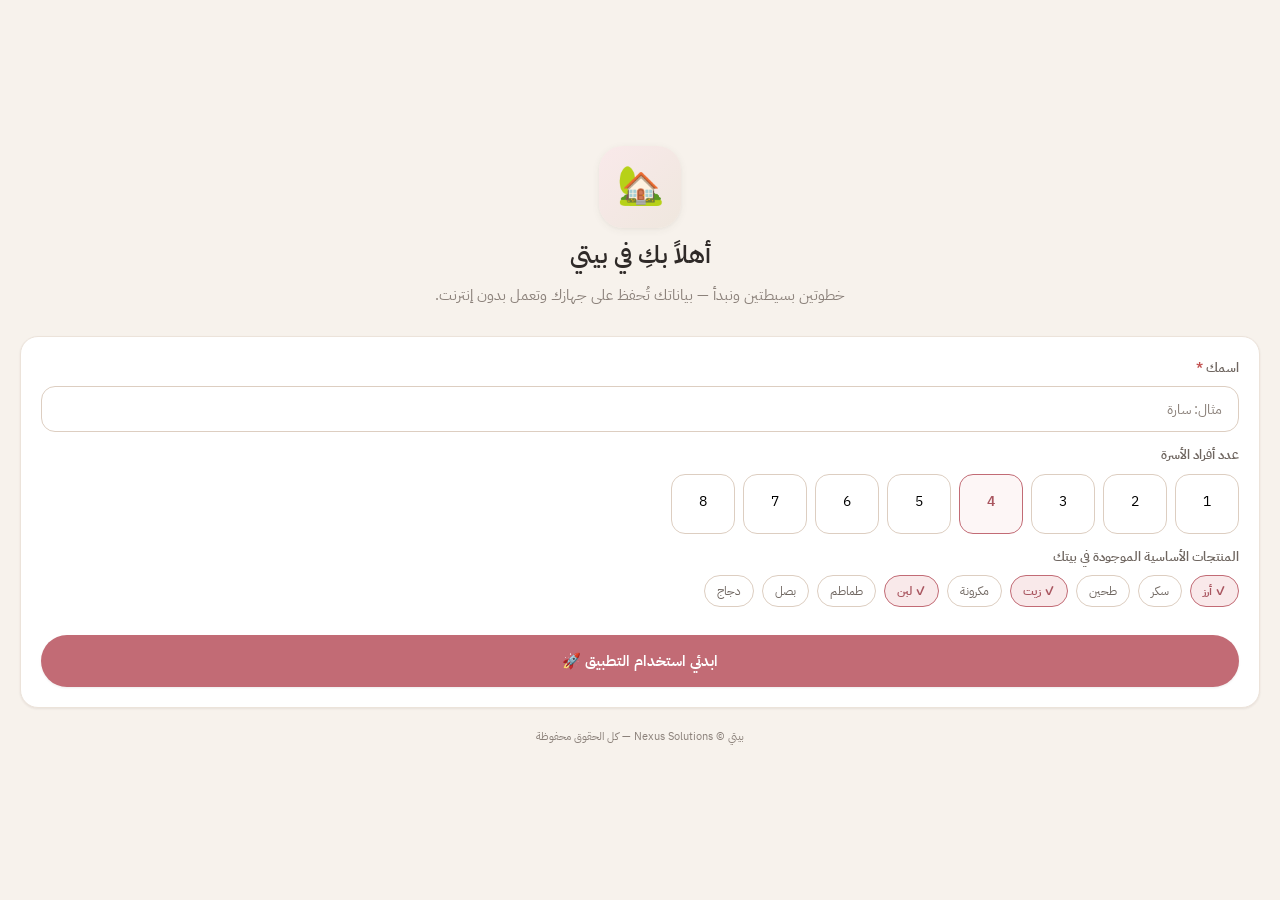
<file: apps/bayti/app/index.html>
<!doctype html>
<html lang="ar" dir="rtl">
  <head>
    <meta charset="UTF-8" />
    <meta name="viewport" content="width=device-width, initial-scale=1.0, viewport-fit=cover, maximum-scale=5.0" />
    <meta name="theme-color" content="#F7F2EC" />
    <meta name="description" content="بيتي | Bayti — تطبيق ذكي لإدارة المطبخ والطعام والمشتريات والعزومات ومخزون المنزل" />
    <title>بيتي | Bayti</title>
    <link rel="icon" href="./icon.svg" type="image/svg+xml" />
    <link rel="manifest" href="./manifest.webmanifest" />
    <!-- iOS home-screen install (Safari ignores the manifest icons) -->
    <link rel="apple-touch-icon" sizes="180x180" href="./apple-touch-icon.png" />
    <link rel="apple-touch-icon" href="./apple-touch-icon.png" />
    <meta name="apple-mobile-web-app-capable" content="yes" />
    <meta name="mobile-web-app-capable" content="yes" />
    <meta name="apple-mobile-web-app-status-bar-style" content="default" />
    <meta name="apple-mobile-web-app-title" content="بيتي" />
    <link rel="preconnect" href="https://fonts.googleapis.com" />
    <link rel="preconnect" href="https://fonts.gstatic.com" crossorigin />
    <link
      href="https://fonts.googleapis.com/css2?family=IBM+Plex+Sans+Arabic:wght@300;400;500;600;700&display=swap"
      rel="stylesheet"
    />
    <script type="module" crossorigin src="./assets/index-BDJNLobL.js"></script>
    <link rel="stylesheet" crossorigin href="./assets/index-BQAQHqSv.css">
  </head>
  <body>
    <div id="root"></div>
  </body>
</html>
</file>
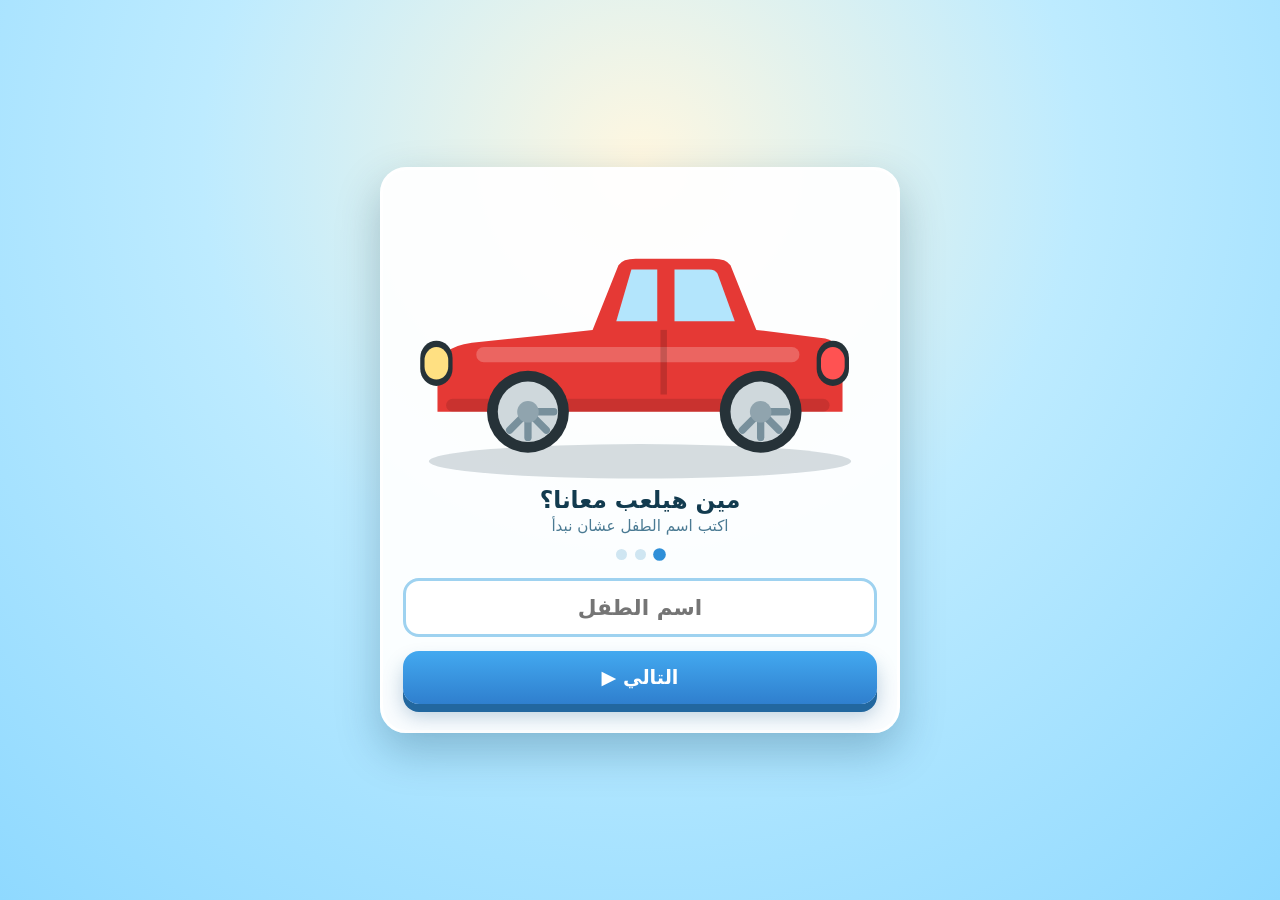
<file: apps/shater/app/index.html>
<!DOCTYPE html>
<html lang="ar" dir="rtl">
<head>
<meta charset="UTF-8">
<meta name="viewport" content="width=device-width, initial-scale=1.0, maximum-scale=1.0, user-scalable=no, viewport-fit=cover">
<title>شاطر — ورشة الحروف والأرقام</title>
<link rel="stylesheet" href="styles.css">
<!-- ===== تطبيق ويب مثبَّت (PWA): يعمل على الآيفون والأندرويد والكمبيوتر ===== -->
<link rel="manifest" href="manifest.webmanifest">
<meta name="theme-color" content="#38B6FF">
<meta name="mobile-web-app-capable" content="yes">
<meta name="apple-mobile-web-app-capable" content="yes">
<meta name="apple-mobile-web-app-status-bar-style" content="black-translucent">
<meta name="apple-mobile-web-app-title" content="شاطر">
<link rel="apple-touch-icon" href="icons/icon-180.png">
</head>
<body>

<!-- ===== شاشة الإعداد الأول: بيانات الطفل ===== -->
<div id="scr-setup" class="screen setup-screen">
  <div class="setup-card">
    <div class="setup-mascot" id="setup-mascot" aria-hidden="true"></div>
    <h1 id="setup-title">مين هيلعب معانا؟</h1>
    <p class="setup-sub" id="setup-sub">اكتب اسم الطفل عشان نبدأ</p>
    <div class="setup-steps" id="setup-steps"><span class="dot on"></span><span class="dot"></span><span class="dot"></span></div>

    <div class="setup-pane" id="pane-name">
      <input id="child-name" class="name-input" type="text" maxlength="20" placeholder="اسم الطفل" autocomplete="off" spellcheck="false">
      <button class="big-btn" onclick="BB.setupNext()">التالي ▶️</button>
    </div>

    <div class="setup-pane hidden" id="pane-gender">
      <div class="choice-row">
        <button class="choice-card" id="ch-boy" onclick="BB.pickGender('boy')">
          <span class="choice-ic">🚙</span><span class="choice-tt">ولد</span>
        </button>
        <button class="choice-card" id="ch-girl" onclick="BB.pickGender('girl')">
          <span class="choice-ic">🌸</span><span class="choice-tt">بنت</span>
        </button>
      </div>
      <button class="link-btn" onclick="BB.setupBack()">رجوع</button>
    </div>

    <div class="setup-pane hidden" id="pane-age">
      <div class="age-row" id="age-row"></div>
      <div class="setup-foot">
        <button class="link-btn" onclick="BB.setupBack()">رجوع</button>
        <button class="big-btn" onclick="BB.setupFinish()">يلا نلعب! 🎉</button>
      </div>
    </div>
  </div>
</div>

<!-- ===== الشاشة الرئيسية : الورشة ===== -->
<div id="scr-home" class="screen active">
  <div class="scene" aria-hidden="true">
    <div class="sc-sky"></div>
    <div class="sc-rays"></div>
    <div class="sc-sun"></div>
    <div class="sc-cloud c1"></div>
    <div class="sc-cloud c2"></div>
    <div class="sc-cloud c3"></div>
    <div class="sc-cloud c4"></div>
    <div class="sc-bird b1"></div>
    <div class="sc-bird b2"></div>
    <div class="sc-motif sc-motif-girl"><i></i><i></i><i></i><i></i></div>
    <div class="sc-motif sc-motif-boy"><i></i><i></i><i></i><i></i></div>
    <div class="sc-city"><i></i><i></i><i></i><i></i><i></i><i></i><i></i></div>
    <div class="sc-hill h1"></div>
    <div class="sc-hill h2"></div>
    <div class="sc-hill h3"></div>
    <div class="sc-tree t1"></div>
    <div class="sc-tree t2"></div>
    <div class="sc-tree t3"></div>
    <div class="sc-road"></div>
    <div class="sc-kerb"></div>
  </div>

  <div class="home-wrap">
    <div class="home-hello">
      <span class="avatar" id="home-avatar">👦</span>
      <span class="hello-tt" id="hello-tt">أهلاً يا بطل!</span>
    </div>

    <div class="home-title">
      <div class="logo-holder">
        <span class="veh lg bob" id="home-logo"></span>
      </div>
      <h1>شاطر</h1>
      <p class="sub">ورشة الحروف والأرقام</p>
    </div>

    <div class="home-cards">
      <button class="big-card letters-card" onclick="BB.openLetters('ar')">
        <span class="big-ic">أ ب ت</span>
        <span class="big-tt">الحروف</span>
        <span class="big-sub" id="letters-progress">هيا نلعب!</span>
      </button>
      <button class="big-card numbers-card" onclick="BB.openNumbers('ar')">
        <span class="big-ic">١٢٣</span>
        <span class="big-tt">الأرقام</span>
        <span class="big-sub" id="numbers-progress">هيا نلعب!</span>
      </button>
      <button class="big-card bonus-card" onclick="BB.openBonus()">
        <span class="big-ic" id="bonus-icon">🚗</span>
        <span class="big-tt" id="bonus-title">جراجي</span>
        <span class="big-sub">لعبة تمييز</span>
      </button>
      <button class="big-card letters-en-card" onclick="BB.openLetters('en')">
        <span class="en-flag">ENGLISH</span>
        <span class="big-ic">A B C</span>
        <span class="big-sub" id="enletters-progress">Let's play!</span>
      </button>
      <button class="big-card numbers-en-card" onclick="BB.openNumbers('en')">
        <span class="en-flag">ENGLISH</span>
        <span class="big-ic">1 2 3</span>
        <span class="big-sub" id="enumbers-progress">Let's play!</span>
      </button>
    </div>

    <div class="home-spacer"></div>

    <div class="road-strip" id="home-road" aria-hidden="true"></div>

    <div class="home-footer">
      <button class="parent-link" onclick="BB.openParent()">🔑 للأهل</button>
      <div class="copyright">All Rights Reserved - Nexus Solutions LTD</div>
    </div>
  </div>
</div>

<!-- ===== قائمة الحروف ===== -->
<div id="scr-letters" class="screen list-screen">
  <div class="scr-head">
    <button class="back-btn" onclick="BB.goHome()">🏠</button>
    <h2 id="letters-title">حروفنا</h2>
    <span class="stars-count" id="stars-letters">⭐ 0</span>
  </div>
  <div class="letters-grid" id="letters-grid"></div>
</div>

<!-- ===== لعبة الحرف ===== -->
<div id="scr-letter-game" class="screen">
  <div class="scr-head dark">
    <button class="back-btn" onclick="BB.goHome()">🏠</button>
    <div class="game-title" id="lg-title">حرف</div>
    <span class="stars-count" id="stars-lg">⭐</span>
  </div>
  <div id="lg-stage" class="lg-stage">
    <div class="scene" aria-hidden="true">
      <div class="sc-sky"></div>
      <div class="sc-rays"></div>
      <div class="sc-sun"></div>
      <div class="sc-cloud c1"></div>
      <div class="sc-cloud c2"></div>
      <div class="sc-cloud c3"></div>
      <div class="sc-bird b1"></div>
      <div class="sc-city"><i></i><i></i><i></i><i></i><i></i><i></i></div>
      <div class="sc-hill h1"></div>
      <div class="sc-hill h2"></div>
      <div class="sc-tree t1"></div>
      <div class="sc-tree t2"></div>
      <div class="sc-road"></div>
      <div class="sc-kerb"></div>
    </div>
    <div class="stage-body" id="lg-body"></div>
  </div>
</div>

<!-- ===== قائمة الأرقام ===== -->
<div id="scr-numbers" class="screen list-screen">
  <div class="scr-head">
    <button class="back-btn" onclick="BB.goHome()">🏠</button>
    <h2 id="numbers-title">أرقامنا</h2>
    <span class="stars-count" id="stars-numbers">⭐ 0</span>
  </div>
  <div class="numbers-grid" id="numbers-grid"></div>
</div>

<!-- ===== لعبة الرقم ===== -->
<div id="scr-number-game" class="screen">
  <div class="scr-head dark">
    <button class="back-btn" onclick="BB.goHome()">🏠</button>
    <div class="game-title" id="ng-title">رقم</div>
    <span class="stars-count" id="stars-ng">⭐</span>
  </div>
  <div id="ng-stage" class="lg-stage">
    <div class="scene" aria-hidden="true">
      <div class="sc-sky"></div>
      <div class="sc-rays"></div>
      <div class="sc-sun"></div>
      <div class="sc-cloud c1"></div>
      <div class="sc-cloud c3"></div>
      <div class="sc-city"><i></i><i></i><i></i><i></i><i></i></div>
      <div class="sc-hill h1"></div>
      <div class="sc-hill h2"></div>
      <div class="sc-tree t1"></div>
      <div class="sc-road"></div>
      <div class="sc-kerb"></div>
    </div>
    <div class="stage-body" id="ng-body"></div>
  </div>
</div>

<!-- ===== اللعبة الإضافية (حديقة / جراج) ===== -->
<div id="scr-bonus" class="screen">
  <div class="scr-head dark">
    <button class="back-btn" onclick="BB.goHome()">🏠</button>
    <div class="game-title" id="bonus-screen-title">حديقتي</div>
    <span class="stars-count" id="stars-bonus">⭐</span>
  </div>
  <div id="bonus-stage" class="lg-stage">
    <div class="scene" aria-hidden="true">
      <div class="sc-sky"></div>
      <div class="sc-rays"></div>
      <div class="sc-sun"></div>
      <div class="sc-cloud c1"></div>
      <div class="sc-cloud c3"></div>
      <div class="sc-city"><i></i><i></i><i></i><i></i></div>
      <div class="sc-hill h1"></div>
      <div class="sc-hill h2"></div>
      <div class="sc-tree t1"></div>
      <div class="sc-tree t2"></div>
      <div class="sc-road"></div>
      <div class="sc-kerb"></div>
    </div>
    <div class="stage-body" id="bonus-body"></div>
  </div>
</div>

<!-- ===== شاشة الأهل ===== -->
<div id="scr-parent" class="screen list-screen">
  <div class="scr-head">
    <button class="back-btn" onclick="BB.goHome()">🏠</button>
    <h2>للأهل</h2>
    <span></span>
  </div>
  <div id="parent-gate" class="parent-box">
    <p class="parent-q">لفتح الإعدادات…<br>كم يُساوي <b id="pg-q">٧ + ٥</b> ؟</p>
    <input type="number" id="pg-answer" inputmode="numeric" autocomplete="off">
    <button class="parent-btn" onclick="BB.checkGate()">فتح</button>
  </div>
  <div id="parent-panel" class="parent-box hidden">
    <div class="parent-info">
      <p><b>شاطر</b> — ورشة الحروف والأرقام</p>
      <p>الإصدار: <span id="app-version">1.2.0</span></p>
      <p>محتوى التطبيق: <span id="pack-version">1</span></p>
    </div>
    <div class="parent-profile">
      <p class="pp-title">👶 بيانات الطفل</p>
      <p>الاسم: <b id="pf-name">—</b></p>
      <p>النوع: <b id="pf-gender">—</b></p>
      <p>العمر: <b id="pf-age">—</b></p>
      <p>مستوى التمارين: <b id="pf-tier">—</b></p>
      <button class="parent-btn" onclick="BB.editProfile()">✏️ تعديل بيانات الطفل</button>
      <button class="parent-btn danger" onclick="BB.resetProfile()">🗑️ مسح بيانات الطفل</button>
    </div>
    <button class="parent-btn" id="check-update-btn" onclick="BB.manualUpdate()">🔍 فحص التحديث</button>
    <button class="parent-btn danger" onclick="BB.resetProgress()">🗑️ تصفير التقدّم</button>
    <p class="parent-hint">يتحقق التطبيق من التحديث تلقائيًا عند كل تشغيل إذا كان الإنترنت متوفرًا، وتُنزَّل حزمة المحتوى الجديدة من داخل التطبيق دون الحاجة إلى تثبيته من جديد.</p>
    <div class="copyright">All Rights Reserved - Nexus Solutions LTD</div>
  </div>
</div>

<div id="toast" class="toast hidden"></div>
<script src="pack-default.js"></script>
<script src="vehicles.js"></script>
<script src="voice-map.js"></script>
<script src="app.js"></script>
</body>
</html>
</file>
<file: css/style.css>
/* =========================================================
   نكسس سوليوشنز — أنماط الموقع
   تصميم فاتح ملوّن • عربي أولًا (RTL) مع تبديل إنجليزي (LTR)
   ملاحظة: الاعتماد على الخصائص المنطقية (inline) ليعمل الاتجاهان
   ========================================================= */

:root{
  --ink:#122036;
  --ink-soft:#3c5273;
  --muted:#6b7f9c;
  --line:#e3eaf3;
  --bg:#ffffff;
  --bg-soft:#f5f8fc;
  --bg-tint:#eef4fb;

  --brand:#1d4ed8;
  --brand-2:#0ea5e9;
  --brand-soft:#e8f0ff;

  --esteshari:#2563eb;
  --esteshari-soft:#e8f0ff;
  --mizan:#e11d48;
  --mizan-soft:#ffe9ef;
  --qatra:#0d9488;
  --qatra-soft:#e2f7f4;
  --beeb:#d97706;
  --beeb-soft:#fef3e2;

  --wa:#16a34a;
  --radius:20px;
  --radius-sm:14px;
  --shadow-sm:0 2px 6px rgba(18,32,54,.06);
  --shadow:0 10px 30px rgba(18,32,54,.10);
  --shadow-lg:0 18px 48px rgba(18,32,54,.16);
  --wrap:1140px;
}

*{margin:0;padding:0;box-sizing:border-box}
html{scroll-behavior:smooth;-webkit-text-size-adjust:100%}
/* الأقسام تفضل تحت الهيدر الملزوق عند الانتقال بالروابط */
section[id]{scroll-margin-top:84px}
body{
  font-family:"Segoe UI","Noto Kufi Arabic",Tahoma,Arial,system-ui,sans-serif;
  color:var(--ink); background:var(--bg); line-height:1.85;
  font-size:17px; overflow-x:hidden;
}
img{max-width:100%;display:block}
a{color:inherit;text-decoration:none}
ul{list-style:none}
h1,h2,h3{line-height:1.35;font-weight:800}
h1{font-size:clamp(1.65rem,3.4vw,2.6rem)}
h2{font-size:clamp(1.4rem,2.6vw,2rem)}
h3{font-size:1.16rem}
p{color:var(--ink-soft)}

.wrap{max-width:var(--wrap);margin-inline:auto;padding-inline:20px}

/* ---------- أزرار ---------- */
.btn{
  display:inline-flex;align-items:center;justify-content:center;gap:8px;
  padding:13px 26px;border-radius:999px;font-weight:800;font-size:1rem;
  border:2px solid transparent;cursor:pointer;transition:.18s transform,.18s box-shadow,.18s background;
  text-align:center;
}
.btn.primary{background:linear-gradient(135deg,var(--brand),var(--brand-2));color:#fff;box-shadow:0 8px 20px rgba(29,78,216,.28)}
.btn.ghost{background:#fff;border-color:var(--line);color:var(--ink);box-shadow:var(--shadow-sm)}
.btn.small{padding:10px 20px;font-size:.95rem}
.btn:hover{transform:translateY(-2px)}
.btn.primary:hover{box-shadow:0 12px 26px rgba(29,78,216,.34)}
.btn.ghost:hover{border-color:#c9d9ee}

/* كل روابط واتساب تأخذ اللون الأخضر */
.wa-link{background:linear-gradient(135deg,#22c55e,var(--wa));color:#fff;box-shadow:0 8px 20px rgba(22,163,74,.26)}

/* =========================================================
   الهيدر
   ========================================================= */
.site-header{
  position:sticky;top:0;z-index:50;
  background:rgba(255,255,255,.88);
  backdrop-filter:blur(12px);
  border-bottom:1px solid var(--line);
}
.header-inner{display:flex;align-items:center;gap:18px;min-height:72px}
.brand{display:flex;align-items:center;gap:12px;flex:none}
.brand-logo{width:42px;height:42px}
.brand-text{display:flex;flex-direction:column;line-height:1.25}
.brand-text strong{font-size:1.06rem;font-weight:900}
.brand-text small{font-size:.76rem;color:var(--muted);font-weight:700}

.nav{display:flex;gap:6px;margin-inline-start:auto;flex-wrap:wrap}
.nav a{
  padding:9px 15px;border-radius:999px;font-weight:700;font-size:.95rem;
  color:var(--ink-soft);transition:.16s;
}
.nav a:hover{background:var(--bg-tint);color:var(--brand)}
.nav a.active{background:var(--brand-soft);color:var(--brand)}

.header-tools{display:flex;align-items:center;gap:10px;flex:none}
.lang-btn{
  padding:9px 16px;border-radius:999px;font-weight:900;font-size:.92rem;
  background:var(--ink);color:#fff;border:none;cursor:pointer;transition:.16s;
}
.lang-btn:hover{background:var(--brand)}
.burger{display:none;width:44px;height:44px;border-radius:12px;background:var(--bg-tint);border:none;cursor:pointer;padding:11px}
.burger span{display:block;height:2.5px;background:var(--ink);border-radius:2px;margin:4px 0}

/* =========================================================
   الرئيسية
   ========================================================= */
.hero{
  position:relative;overflow:hidden;
  background:
    radial-gradient(900px 420px at 85% -10%,rgba(14,165,233,.20),transparent 60%),
    radial-gradient(700px 380px at 8% 0%,rgba(37,99,235,.16),transparent 62%),
    linear-gradient(180deg,var(--bg-tint),#fff 70%);
  padding:64px 0 56px;
}
.hero-inner{position:relative;z-index:2;text-align:center}
.eyebrow{
  display:inline-block;background:#fff;color:var(--brand);font-weight:800;font-size:.85rem;
  padding:7px 18px;border-radius:999px;box-shadow:var(--shadow-sm);margin-bottom:18px;
  border:1px solid #dbe7f8;
}
.hero h1{max-width:900px;margin-inline:auto}
.hero-sub{max-width:820px;margin:20px auto 0;font-size:1.06rem}
.hero-cta{display:flex;gap:14px;justify-content:center;flex-wrap:wrap;margin-top:30px}

.stats{
  display:grid;grid-template-columns:repeat(4,1fr);gap:14px;
  max-width:820px;margin:44px auto 0;
}
.stats li{
  background:#fff;border:1px solid var(--line);border-radius:var(--radius-sm);
  padding:16px 10px;box-shadow:var(--shadow-sm);
}
.stats b{display:block;font-size:1.6rem;font-weight:900;color:var(--brand)}
.stats span{font-size:.86rem;color:var(--muted);font-weight:700}

/* =========================================================
   الأقسام
   ========================================================= */
.section{padding:70px 0}
.section.alt{background:linear-gradient(180deg,var(--bg-soft),#fff)}
.section-head{text-align:center;max-width:760px;margin:0 auto 42px}
.section-head h2{position:relative;display:inline-block;padding-bottom:14px}
.section-head h2::after{
  content:"";position:absolute;bottom:0;inset-inline-start:50%;transform:translateX(50%);
  width:64px;height:5px;border-radius:99px;
  background:linear-gradient(90deg,var(--brand),var(--brand-2));
}
.section-sub{margin-top:14px}

/* ---------- المنتجات ---------- */
.products-grid{display:grid;grid-template-columns:repeat(2,1fr);gap:24px}

.product-card{
  position:relative;background:#fff;border-radius:var(--radius);
  border:1px solid var(--line);padding:26px;box-shadow:var(--shadow-sm);
  overflow:hidden;transition:.2s transform,.2s box-shadow;
  border-top:6px solid var(--accent,#2563eb);
}
.product-card:hover{transform:translateY(-4px);box-shadow:var(--shadow-lg)}
.product-card::before{
  content:"";position:absolute;top:-70px;inset-inline-end:-70px;width:190px;height:190px;border-radius:50%;
  background:var(--accent-soft,#e8f0ff);opacity:.85;z-index:0;
}
.product-card>*{position:relative;z-index:1}

.product-card[data-color="esteshari"]{--accent:var(--esteshari);--accent-soft:var(--esteshari-soft)}
.product-card[data-color="mizan"]{--accent:var(--mizan);--accent-soft:var(--mizan-soft)}
.product-card[data-color="qatra"]{--accent:var(--qatra);--accent-soft:var(--qatra-soft)}
.product-card[data-color="beeb"]{--accent:var(--beeb);--accent-soft:var(--beeb-soft)}

.p-head{display:flex;align-items:center;justify-content:space-between;margin-bottom:14px}
.p-icon{
  width:56px;height:56px;border-radius:16px;display:grid;place-items:center;font-size:1.7rem;
  background:var(--accent-soft);border:1px solid rgba(0,0,0,.04);
}
.p-badge{
  background:var(--accent);color:#fff;font-weight:900;font-size:.8rem;
  padding:5px 14px;border-radius:999px;letter-spacing:.4px;
}
.product-card h3{color:var(--accent);font-size:1.42rem}
.p-kind{font-weight:700;color:var(--ink-soft);margin-bottom:16px;font-size:.98rem}
.p-tags{display:flex;flex-wrap:wrap;gap:8px}
.p-tags li{
  background:var(--bg-soft);border:1px solid var(--line);color:var(--ink-soft);
  font-size:.83rem;font-weight:700;padding:6px 13px;border-radius:999px;
}
.p-note{
  margin-top:16px;background:var(--accent-soft);border-radius:var(--radius-sm);
  padding:13px 16px;font-size:.9rem;color:var(--ink-soft);font-weight:600;
  border-inline-start:4px solid var(--accent);
}
.p-actions{display:flex;gap:10px;flex-wrap:wrap;margin-top:20px}
.product-card .btn.small{box-shadow:none}
.product-card .btn.small:not(.wa-link){background:var(--accent);color:#fff}
.p-mobile{margin-top:18px;padding-top:16px;border-top:1px dashed var(--line)}
.p-mobile-head{display:flex;align-items:center;justify-content:space-between;gap:10px;flex-wrap:wrap}
.p-mobile-label{font-size:.84rem;font-weight:800;color:var(--ink-soft)}
.p-mobile-ver{font-size:.72rem;font-weight:800;color:var(--brand);background:var(--accent-soft);border-radius:999px;padding:3px 9px}
.p-mobile .p-actions{margin-top:10px}
.p-mobile-note{margin-top:10px;font-size:.82rem;line-height:1.7;color:var(--ink-soft)}
.product-card .btn.small.alt{background:#fff;color:var(--ink);border-color:var(--line)}

/* ---------- حلولنا التقنية ---------- */
.sol-grid{display:grid;grid-template-columns:repeat(3,1fr);gap:20px}
.sol-card{
  background:#fff;border:1px solid var(--line);border-radius:var(--radius);
  padding:24px;box-shadow:var(--shadow-sm);transition:.2s transform,.2s box-shadow;
}
.sol-card:hover{transform:translateY(-4px);box-shadow:var(--shadow-lg)}
.s-icon{
  display:grid;place-items:center;width:54px;height:54px;margin-bottom:14px;
  border-radius:16px;font-size:1.55rem;
  background:linear-gradient(135deg,var(--brand-soft),#f2f8ff);
  border:1px solid #dbe7f8;
}
.sol-card h3{font-size:1.06rem;margin-bottom:8px}
.sol-card p{font-size:.93rem}

/* ---------- خدماتنا ---------- */
.svc-grid{display:grid;grid-template-columns:repeat(3,1fr);gap:20px}
.svc-card{
  display:flex;flex-direction:column;
  background:#fff;border:1px solid var(--line);border-radius:var(--radius);
  padding:24px;box-shadow:var(--shadow-sm);transition:.2s transform,.2s box-shadow;
}
.svc-card:hover{transform:translateY(-4px);box-shadow:var(--shadow-lg)}
.svc-icon{
  display:grid;place-items:center;width:54px;height:54px;margin-bottom:14px;
  border-radius:16px;font-size:1.55rem;
  background:linear-gradient(135deg,#eef4ff,#f6faff);border:1px solid #dbe7f8;
}
.svc-card h3{font-size:1.08rem;margin-bottom:10px}
.svc-card p{font-size:.93rem}
.svc-chips{display:flex;flex-wrap:wrap;gap:8px;margin-top:16px;padding-top:16px;border-top:1px dashed var(--line)}
.svc-chips li{
  background:var(--brand-soft);color:var(--brand);font-weight:800;font-size:.8rem;
  padding:5px 13px;border-radius:999px;
}
#services .section-note{max-width:860px;margin-inline:auto;text-align:center;margin-top:26px}

/* ---------- وسم القسم داخل الشركة ---------- */
.family-tag{
  display:inline-block;font-weight:900;font-size:.82rem;
  color:var(--brand);background:var(--brand-soft);
  border:1px solid #d3e2fb;border-radius:999px;padding:6px 16px;margin-bottom:14px;
}
.family-tag.alt{color:var(--beeb);background:var(--beeb-soft);border-color:#f6e0bd}
.section-note{
  margin-top:16px;background:#fff;border:1px dashed #c9dbef;border-radius:var(--radius-sm);
  padding:13px 18px;font-size:.92rem;font-weight:700;color:var(--ink-soft);
}

/* ---------- قسم التطبيقات ---------- */
.apps-grid{display:grid;grid-template-columns:1.35fr .9fr;gap:24px;align-items:start}
.cta-card{
  background:linear-gradient(140deg,#0f2e6e,#1d4ed8 60%,#0ea5e9);
  color:#fff;border-radius:var(--radius);padding:30px;box-shadow:var(--shadow);
}
.cta-card .c-icon{font-size:2rem}
.cta-card h3{color:#fff;margin:10px 0 10px;font-size:1.24rem}
.cta-card p{color:#dbe8ff;font-size:.94rem;margin-bottom:20px}
.cta-card .btn{width:100%}

/* ---------- قيد التطوير ---------- */
.roadmap-grid{display:grid;grid-template-columns:repeat(4,1fr);gap:20px}
.road-card{
  background:#fff;border:1px solid var(--line);border-radius:var(--radius);
  padding:22px;text-align:center;box-shadow:var(--shadow-sm);transition:.2s transform;
}
.road-card:hover{transform:translateY(-4px)}
.r-icon{
  display:grid;place-items:center;width:54px;height:54px;margin:0 auto 14px;
  border-radius:16px;background:var(--brand-soft);font-size:1.6rem;
}
.road-card h3{font-size:1.04rem;margin-bottom:8px}
.road-card p{font-size:.9rem}

/* ---------- عن الشركة ---------- */
.about-grid{display:grid;grid-template-columns:1.35fr .8fr;gap:34px;align-items:start}
.about-text h2{margin:10px 0 18px}
.about-text p+p{margin-top:14px}
.principle{
  margin-top:24px;background:var(--brand-soft);border-radius:var(--radius);
  padding:18px 22px;border-inline-start:5px solid var(--brand);
}
.principle strong{display:block;color:var(--brand);margin-bottom:6px}
.principle span{color:var(--ink-soft);font-weight:600}

.about-cards{display:flex;flex-direction:column;gap:18px}
.info-card{
  background:#fff;border:1px solid var(--line);border-radius:var(--radius);
  padding:22px;box-shadow:var(--shadow-sm);
}
.i-icon{font-size:1.9rem}
.info-card h3{margin:10px 0 8px}
.info-card p{font-size:.93rem}

/* ---------- لماذا نحن ---------- */
.why-grid{display:grid;grid-template-columns:repeat(4,1fr);gap:20px}
.why-card{
  background:#fff;border:1px solid var(--line);border-radius:var(--radius);
  padding:24px;box-shadow:var(--shadow-sm);transition:.2s transform;
}
.why-card:hover{transform:translateY(-4px)}
.w-num{
  display:inline-block;font-weight:900;font-size:1.5rem;color:transparent;
  background:linear-gradient(135deg,var(--brand),var(--brand-2));
  -webkit-background-clip:text;background-clip:text;
}
.why-card h3{margin:8px 0 10px}
.why-card p{font-size:.92rem}

/* ---------- تواصل ---------- */
.contact-layout{display:grid;grid-template-columns:.85fr 1.15fr;gap:22px;align-items:start}
.contact-card{
  display:flex;flex-direction:column;align-items:flex-start;
  background:linear-gradient(135deg,#0f2e6e,#1d4ed8 55%,#0ea5e9);
  border-radius:26px;padding:34px;color:#fff;box-shadow:var(--shadow-lg);
}
.contact-card h3{color:#fff;font-size:1.22rem;line-height:1.5}
.contact-card p{color:#dbe8ff;margin-top:12px}
.contact-points{display:flex;flex-direction:column;gap:11px;margin-top:20px}
.contact-points li{position:relative;padding-inline-start:27px;color:#eaf2ff;font-size:.92rem}
.contact-points li::before{
  content:"\2713";position:absolute;inset-inline-start:0;top:.25em;
  width:19px;height:19px;border-radius:50%;background:rgba(255,255,255,.24);
  display:grid;place-items:center;font-size:.68rem;font-weight:900;
}
.contact-card .contact-actions{margin-top:24px}
.contact-actions{display:flex;gap:12px;flex-wrap:wrap}
.contact-card .btn.ghost{background:rgba(255,255,255,.14);border-color:rgba(255,255,255,.4);color:#fff;direction:ltr}

/* ---------- نموذج التواصل ---------- */
.contact-form{
  background:#fff;border:1px solid var(--line);border-radius:26px;
  padding:30px;box-shadow:var(--shadow-sm);
}
.cf-grid{display:grid;grid-template-columns:1fr 1fr;gap:16px}
.cf-field{display:flex;flex-direction:column;gap:7px}
.cf-field.full{grid-column:1/-1}
.cf-label{font-weight:800;font-size:.86rem;color:var(--ink)}
.cf-field input,.cf-field select,.cf-field textarea{
  width:100%;font:inherit;font-size:.93rem;color:var(--ink);line-height:1.6;
  background:#f8fafc;border:1px solid var(--line);border-radius:12px;padding:12px 14px;
  transition:.18s border-color,.18s box-shadow,.18s background;
}
.cf-field textarea{resize:vertical;min-height:120px}
.cf-field input:focus,.cf-field select:focus,.cf-field textarea:focus{
  outline:none;background:#fff;border-color:var(--brand);
  box-shadow:0 0 0 4px rgba(29,78,216,.12);
}
.cf-field input::placeholder,.cf-field textarea::placeholder{color:#9aa8bb}
.cf-field input.err,.cf-field textarea.err{border-color:#dc2626;background:#fff5f5;box-shadow:none}
.cf-actions{display:flex;gap:12px;flex-wrap:wrap;margin-top:20px}
.cf-hint{font-size:.83rem;color:var(--muted);margin-top:14px;line-height:1.7}
.cf-msg{margin-top:12px;font-size:.88rem;font-weight:800;border-radius:12px;padding:11px 14px;line-height:1.6}
.cf-msg.ok{background:#ecfdf5;color:#067647;border:1px solid #a7f3d0}
.cf-msg.bad{background:#fef2f2;color:#b91c1c;border:1px solid #fecaca}

/* ---------- الفوتر ---------- */
.site-footer{background:#0a1729;color:#c9d7ea;padding:30px 0}
.footer-inner{display:flex;align-items:center;justify-content:space-between;gap:16px;flex-wrap:wrap}
.footer-brand{font-weight:900;color:#fff}
.footer-copy{direction:ltr;font-family:Arial,sans-serif;font-size:.86rem;color:#8fa5c2}

/* ---------- زر الصعود ---------- */
.to-top{
  position:fixed;inset-inline-end:22px;bottom:22px;width:48px;height:48px;border-radius:50%;
  background:var(--brand);color:#fff;display:grid;place-items:center;font-size:1.3rem;font-weight:900;
  box-shadow:var(--shadow);opacity:0;pointer-events:none;transition:.25s;z-index:60;
}
.to-top.show{opacity:1;pointer-events:auto}
.to-top:hover{background:var(--brand-2)}

/* ---------- ظهور تدريجي ---------- */
html.js .reveal{opacity:0;transform:translateY(22px);transition:opacity .55s ease,transform .55s ease}
html.js .reveal.in{opacity:1;transform:none}

/* =========================================================
   الاستجابة
   ========================================================= */
@media (max-width:1000px){
  .products-grid{grid-template-columns:1fr}
  .roadmap-grid{grid-template-columns:repeat(2,1fr)}
  .why-grid{grid-template-columns:repeat(2,1fr)}
  .sol-grid{grid-template-columns:repeat(2,1fr)}
  .svc-grid{grid-template-columns:repeat(2,1fr)}
  .apps-grid{grid-template-columns:1fr}
  .about-grid{grid-template-columns:1fr}
  .contact-layout{grid-template-columns:1fr}
}
@media (max-width:1100px){
  .nav a{padding:8px 11px;font-size:.9rem}
}
@media (max-width:980px){
  .nav{
    position:absolute;inset-inline:16px;top:74px;
    flex-direction:column;background:#fff;border:1px solid var(--line);
    border-radius:var(--radius);padding:14px;box-shadow:var(--shadow-lg);
    display:none;gap:4px;
  }
  .nav.open{display:flex}
  .nav a{padding:12px 16px}
  .burger{display:block}
  .header-inner{gap:12px}
  .brand-text small{display:none}
}
@media (max-width:560px){
  body{font-size:16px}
  .stats{grid-template-columns:repeat(2,1fr)}
  .roadmap-grid,.why-grid,.sol-grid,.svc-grid{grid-template-columns:1fr}
  .hero{padding:44px 0 40px}
  .section{padding:52px 0}
  .contact-card{padding:28px 22px}
  .contact-form{padding:24px 18px}
  .cf-grid{grid-template-columns:1fr}
  .contact-card .btn{width:100%}
  .btn{width:100%}
  .hero-cta .btn,.p-actions .btn{width:auto;flex:1}
  .hero-cta{flex-direction:column;align-items:stretch}
}
</file>
<file: apps/bayti/app/assets/index-BQAQHqSv.css>
:root{--rose-50: #fdf6f6;--rose-100: #f9e9ea;--rose-200: #f1d2d5;--rose-300: #e5b3b8;--rose-400: #d78f97;--rose-500: #c26b75;--rose-600: #a9555f;--rose-700: #8a424b;--sage-50: #f3f6f1;--sage-100: #e5ece2;--sage-200: #cbdac4;--sage-300: #a9c09f;--sage-400: #87a37c;--sage-500: #6d8762;--sage-600: #566b4d;--sand-50: #fbf8f4;--sand-100: #f7f2ec;--sand-200: #efe7de;--sand-300: #e2d6c9;--sand-400: #cdbca9;--ink-900: #2f2a28;--ink-800: #3d3735;--ink-700: #554d49;--ink-600: #6f6660;--ink-500: #8b817a;--ink-400: #a99f98;--gold-400: #d9b166;--gold-500: #c69a4a;--bg: var(--sand-100);--bg-elevated: #fffdfb;--bg-sunken: var(--sand-200);--surface: #ffffff;--surface-2: var(--sand-50);--surface-3: var(--sand-200);--text: var(--ink-900);--text-soft: var(--ink-600);--text-muted: var(--ink-500);--text-invert: #ffffff;--border: #ece3da;--border-strong: #ddcec1;--primary: var(--rose-500);--primary-hover: var(--rose-600);--primary-soft: var(--rose-100);--primary-softer: var(--rose-50);--on-primary: #ffffff;--secondary: var(--sage-500);--secondary-soft: var(--sage-100);--accent: var(--gold-500);--accent-soft: #f8eed9;--danger: #c2504f;--danger-soft: #fbe9e8;--success: #5b8a5f;--success-soft: #e8f1e7;--warn: #c98a2e;--warn-soft: #fbf0dd;--info: #5b7fa6;--info-soft: #e8eff6;--font: "IBM Plex Sans Arabic", "Noto Sans Arabic", "Segoe UI", Tahoma, system-ui, -apple-system, sans-serif;--fs-11: .6875rem;--fs-12: .75rem;--fs-13: .8125rem;--fs-14: .875rem;--fs-15: .9375rem;--fs-16: 1rem;--fs-18: 1.125rem;--fs-20: 1.25rem;--fs-24: 1.5rem;--fs-28: 1.75rem;--fs-32: 2rem;--lh-tight: 1.3;--lh-normal: 1.65;--sp-1: 4px;--sp-2: 8px;--sp-3: 12px;--sp-4: 16px;--sp-5: 20px;--sp-6: 24px;--sp-8: 32px;--sp-10: 40px;--sp-12: 48px;--r-xs: 6px;--r-sm: 10px;--r-md: 14px;--r-lg: 18px;--r-xl: 24px;--r-full: 999px;--sh-1: 0 1px 2px rgba(74, 62, 55, .05), 0 1px 3px rgba(74, 62, 55, .04);--sh-2: 0 2px 8px rgba(74, 62, 55, .06), 0 1px 3px rgba(74, 62, 55, .04);--sh-3: 0 8px 24px rgba(74, 62, 55, .09), 0 2px 6px rgba(74, 62, 55, .05);--sh-4: 0 16px 40px rgba(74, 62, 55, .14);--btn-h-sm: 34px;--btn-h-md: 44px;--btn-h-lg: 52px;--tap-min: 44px;--input-h: 46px;--nav-h: 62px;--sidebar-w: 264px;--content-max: 1240px;--focus-ring: 0 0 0 3px rgba(194, 107, 117, .28);--ease: cubic-bezier(.22, .61, .36, 1);--dur: .18s}[data-theme=dark]{--bg: #191615;--bg-elevated: #221e1d;--bg-sunken: #141110;--surface: #241f1e;--surface-2: #2b2523;--surface-3: #332c2a;--text: #f2ebe6;--text-soft: #c8bcb4;--text-muted: #a99d95;--text-invert: #191615;--border: #362e2c;--border-strong: #473d3a;--primary: #e08b95;--primary-hover: #e8a0a8;--primary-soft: #3b2a2c;--primary-softer: #2c2022;--on-primary: #241a1b;--secondary: #9ab78d;--secondary-soft: #263024;--accent: #e0bd77;--accent-soft: #372e1d;--danger: #e0807e;--danger-soft: #38221f;--success: #86b389;--success-soft: #1f2c21;--warn: #e0ab5c;--warn-soft: #362a1a;--info: #8fb0d3;--info-soft: #1e2731;--sh-1: 0 1px 2px rgba(0, 0, 0, .3);--sh-2: 0 2px 10px rgba(0, 0, 0, .34);--sh-3: 0 10px 28px rgba(0, 0, 0, .42);--sh-4: 0 18px 44px rgba(0, 0, 0, .5);--focus-ring: 0 0 0 3px rgba(224, 139, 149, .35)}*{box-sizing:border-box}html,body,#root{height:100%}body{margin:0;font-family:var(--font);background:var(--bg);color:var(--text);font-size:var(--fs-15);line-height:var(--lh-normal);-webkit-font-smoothing:antialiased;-webkit-tap-highlight-color:transparent;overscroll-behavior-y:none}body.no-scroll{overflow:hidden}h1,h2,h3,h4{margin:0;line-height:var(--lh-tight);font-weight:600}h1{font-size:var(--fs-24)}h2{font-size:var(--fs-20)}h3{font-size:var(--fs-18)}h4{font-size:var(--fs-16)}p{margin:0 0 var(--sp-2)}a{color:var(--primary);text-decoration:none}img{max-width:100%}ul,ol{margin:0;padding-inline-start:var(--sp-5)}:focus-visible{outline:none;box-shadow:var(--focus-ring);border-radius:var(--r-sm)}.sr-only{position:absolute;width:1px;height:1px;padding:0;margin:-1px;overflow:hidden;clip:rect(0 0 0 0);white-space:nowrap;border:0}.app-shell{min-height:100%;display:flex;flex-direction:column;background:var(--bg)}.app-header{position:sticky;top:0;z-index:30;display:flex;align-items:center;gap:var(--sp-3);padding:calc(env(safe-area-inset-top) + var(--sp-3)) var(--sp-4) var(--sp-3);background:color-mix(in srgb,var(--bg) 88%,transparent);backdrop-filter:blur(14px);border-bottom:1px solid var(--border)}.app-header .brand{display:flex;align-items:center;gap:var(--sp-2);min-width:0}.app-header h1{font-size:var(--fs-18);white-space:nowrap;overflow:hidden;text-overflow:ellipsis}.app-header .spacer{flex:1}.app-main{flex:1;width:100%;max-width:var(--content-max);margin:0 auto;padding:var(--sp-4);padding-bottom:calc(var(--nav-h) + env(safe-area-inset-bottom) + var(--sp-6));display:flex;flex-direction:column;gap:var(--sp-5)}.app-footer-note{text-align:center;color:var(--text-muted);font-size:var(--fs-11);padding:var(--sp-4) 0 var(--sp-2)}.bottom-nav{position:fixed;inset-inline:0;bottom:0;z-index:40;display:grid;grid-auto-flow:column;grid-auto-columns:1fr;height:calc(var(--nav-h) + env(safe-area-inset-bottom));padding-bottom:env(safe-area-inset-bottom);background:color-mix(in srgb,var(--bg-elevated) 94%,transparent);backdrop-filter:blur(16px);border-top:1px solid var(--border)}.bottom-nav button{border:0;background:none;cursor:pointer;color:var(--text-muted);display:flex;flex-direction:column;align-items:center;justify-content:center;gap:3px;font-size:var(--fs-11);font-family:inherit;font-weight:500;min-height:var(--tap-min);padding:var(--sp-1);transition:color var(--dur) var(--ease)}.bottom-nav button[aria-current=page]{color:var(--primary)}.bottom-nav .bn-icon{font-size:19px;line-height:1}.bottom-nav .bn-dot{width:4px;height:4px;border-radius:50%;background:var(--primary);opacity:0;transition:opacity var(--dur) var(--ease)}.bottom-nav button[aria-current=page] .bn-dot{opacity:1}.sidebar{position:fixed;top:0;inset-inline-end:0;z-index:45;width:var(--sidebar-w);height:100%;background:var(--bg-elevated);border-inline-start:1px solid var(--border);padding:var(--sp-5) var(--sp-3);overflow-y:auto;display:none;flex-direction:column;gap:var(--sp-1)}.sidebar .sb-group{margin-top:var(--sp-4)}.sidebar .sb-title{font-size:var(--fs-11);color:var(--text-muted);font-weight:600;padding:var(--sp-2) var(--sp-3);letter-spacing:.02em}.sidebar button{display:flex;align-items:center;gap:var(--sp-3);width:100%;border:0;background:none;cursor:pointer;padding:var(--sp-3);border-radius:var(--r-md);color:var(--text-soft);font-family:inherit;font-size:var(--fs-14);font-weight:500;text-align:start;min-height:var(--tap-min);transition:background var(--dur) var(--ease),color var(--dur) var(--ease)}.sidebar button:hover{background:var(--surface-2);color:var(--text)}.sidebar button[aria-current=page]{background:var(--primary-soft);color:var(--primary-hover);font-weight:600}.sidebar .sb-emoji{font-size:18px;width:22px;text-align:center}.sidebar .sb-brand{padding:var(--sp-2) var(--sp-3) var(--sp-4)}.sidebar .sb-brand strong{display:block;font-size:var(--fs-18)}.tablet-shell{display:flex;min-height:100%}.tablet-shell .app-main{padding-inline:var(--sp-6);max-width:none;margin:0}.tablet-shell .tablet-content{flex:1;min-width:0}.card{background:var(--surface);border:1px solid var(--border);border-radius:var(--r-lg);box-shadow:var(--sh-1);padding:var(--sp-4)}.card.soft{background:var(--surface-2);box-shadow:none}.card.flat{box-shadow:none}.card.pad-lg{padding:var(--sp-5)}.card.tight{padding:var(--sp-3)}.card.interactive{cursor:pointer;transition:transform var(--dur) var(--ease),box-shadow var(--dur) var(--ease)}.card.interactive:hover{box-shadow:var(--sh-2)}.card.interactive:active{transform:scale(.995)}.section-head{display:flex;align-items:center;gap:var(--sp-3);margin-bottom:var(--sp-3)}.section-head h2,.section-head h3{flex:1;min-width:0}.section-head .link{font-size:var(--fs-13);color:var(--primary);cursor:pointer;background:none;border:0;font-family:inherit;padding:var(--sp-2);min-height:32px}.grid{display:grid;gap:var(--sp-3)}.grid.cols-2{grid-template-columns:repeat(2,minmax(0,1fr))}.grid.cols-3{grid-template-columns:repeat(3,minmax(0,1fr))}.grid.auto{grid-template-columns:repeat(auto-fill,minmax(150px,1fr))}.grid.auto-lg{grid-template-columns:repeat(auto-fill,minmax(260px,1fr))}.stack{display:flex;flex-direction:column;gap:var(--sp-3)}.stack.sm{gap:var(--sp-2)}.stack.lg{gap:var(--sp-5)}.row{display:flex;align-items:center;gap:var(--sp-2)}.row.wrap{flex-wrap:wrap}.row.between{justify-content:space-between}.row.end{justify-content:flex-end}.spacer{flex:1}.divider{height:1px;background:var(--border);border:0;margin:var(--sp-3) 0}.btn{display:inline-flex;align-items:center;justify-content:center;gap:var(--sp-2);height:var(--btn-h-md);padding:0 var(--sp-4);border-radius:var(--r-full);border:1px solid transparent;font-family:inherit;font-size:var(--fs-14);font-weight:600;cursor:pointer;white-space:nowrap;text-decoration:none;transition:background var(--dur) var(--ease),border-color var(--dur) var(--ease),color var(--dur) var(--ease),opacity var(--dur) var(--ease),transform var(--dur) var(--ease)}.btn:active:not(:disabled){transform:scale(.97)}.btn:disabled{opacity:.5;cursor:not-allowed}.btn.primary{background:var(--primary);color:var(--on-primary);box-shadow:var(--sh-1)}.btn.primary:hover:not(:disabled){background:var(--primary-hover)}.btn.secondary{background:var(--secondary-soft);color:var(--secondary)}.btn.secondary:hover:not(:disabled){background:color-mix(in srgb,var(--secondary-soft) 70%,var(--secondary));color:var(--on-primary)}.btn.ghost{background:transparent;color:var(--text-soft);border-color:var(--border-strong)}.btn.ghost:hover:not(:disabled){background:var(--surface-2);color:var(--text)}.btn.soft{background:var(--primary-soft);color:var(--primary-hover)}.btn.soft:hover:not(:disabled){background:color-mix(in srgb,var(--primary-soft) 65%,var(--primary));color:var(--on-primary)}.btn.danger{background:var(--danger-soft);color:var(--danger)}.btn.danger:hover:not(:disabled){background:var(--danger);color:#fff}.btn.sm{height:var(--btn-h-sm);padding:0 var(--sp-3);font-size:var(--fs-13)}.btn.lg{height:var(--btn-h-lg);padding:0 var(--sp-6);font-size:var(--fs-15)}.btn.block{width:100%}.btn.icon{width:var(--tap-min);height:var(--tap-min);padding:0;border-radius:var(--r-full)}.btn.icon.sm{width:34px;height:34px;font-size:var(--fs-13)}.icon-btn{width:var(--tap-min);height:var(--tap-min);border-radius:var(--r-full);border:1px solid var(--border);background:var(--surface);color:var(--text-soft);display:inline-flex;align-items:center;justify-content:center;cursor:pointer;font-size:var(--fs-16);font-family:inherit;transition:all var(--dur) var(--ease)}.icon-btn:hover{background:var(--surface-2);color:var(--text)}.icon-btn.plain{border-color:transparent;background:transparent}.icon-btn.on{color:var(--primary);background:var(--primary-soft);border-color:transparent}.field{display:flex;flex-direction:column;gap:var(--sp-2)}.field>label,.field-label{font-size:var(--fs-13);font-weight:600;color:var(--text-soft)}.input,.select,.textarea{width:100%;min-height:var(--input-h);padding:10px var(--sp-4);border-radius:var(--r-md);border:1px solid var(--border-strong);background:var(--surface);color:var(--text);font-family:inherit;font-size:var(--fs-14);transition:border-color var(--dur) var(--ease),box-shadow var(--dur) var(--ease)}.input::placeholder,.textarea::placeholder{color:var(--text-muted)}.input:focus,.select:focus,.textarea:focus{outline:none;border-color:var(--primary);box-shadow:var(--focus-ring)}.input.invalid,.select.invalid,.textarea.invalid{border-color:var(--danger)}.textarea{min-height:92px;resize:vertical;line-height:var(--lh-normal)}.select{appearance:none;background-image:linear-gradient(45deg,transparent 50%,var(--text-muted) 50%),linear-gradient(135deg,var(--text-muted) 50%,transparent 50%);background-position:14px calc(50% + 2px),19px calc(50% + 2px);background-size:5px 5px,5px 5px;background-repeat:no-repeat;padding-inline-start:var(--sp-6)}.hint{font-size:var(--fs-12);color:var(--text-muted)}.error-text{font-size:var(--fs-12);color:var(--danger);font-weight:500}.checkbox{display:flex;align-items:center;gap:var(--sp-3);cursor:pointer;min-height:var(--tap-min)}.checkbox input{width:22px;height:22px;accent-color:var(--primary);cursor:pointer;flex:none}.checkbox span{flex:1}.search-bar{display:flex;align-items:center;gap:var(--sp-2);background:var(--surface);border:1px solid var(--border-strong);border-radius:var(--r-full);padding:0 var(--sp-3);min-height:var(--input-h)}.search-bar input{flex:1;border:0;background:none;outline:none;font-family:inherit;font-size:var(--fs-14);color:var(--text);min-width:0;padding:0}.search-bar .clear{border:0;background:none;cursor:pointer;color:var(--text-muted);font-size:var(--fs-15);padding:var(--sp-1)}.segmented{display:inline-flex;background:var(--surface-3);border-radius:var(--r-full);padding:3px;gap:2px;max-width:100%;overflow-x:auto}.segmented button{border:0;background:none;cursor:pointer;font-family:inherit;padding:var(--sp-2) var(--sp-4);border-radius:var(--r-full);font-size:var(--fs-13);font-weight:600;color:var(--text-soft);min-height:36px;white-space:nowrap}.segmented button[aria-pressed=true]{background:var(--surface);color:var(--primary-hover);box-shadow:var(--sh-1)}.chips{display:flex;gap:var(--sp-2);flex-wrap:wrap}.chip{display:inline-flex;align-items:center;gap:6px;padding:6px var(--sp-3);border-radius:var(--r-full);background:var(--surface);border:1px solid var(--border-strong);font-size:var(--fs-12);color:var(--text-soft);cursor:pointer;font-family:inherit;min-height:32px}.chip[aria-pressed=true]{background:var(--primary-soft);border-color:var(--primary);color:var(--primary-hover);font-weight:600}.chip.static{cursor:default}.badge{display:inline-flex;align-items:center;gap:4px;padding:2px var(--sp-2);border-radius:var(--r-full);font-size:var(--fs-11);font-weight:600;background:var(--surface-3);color:var(--text-soft)}.badge.primary{background:var(--primary-soft);color:var(--primary-hover)}.badge.success{background:var(--success-soft);color:var(--success)}.badge.warn{background:var(--warn-soft);color:var(--warn)}.badge.danger{background:var(--danger-soft);color:var(--danger)}.badge.info{background:var(--info-soft);color:var(--info)}.badge.accent{background:var(--accent-soft);color:var(--accent)}.overlay{position:fixed;inset:0;z-index:60;background:#2f2a286b;backdrop-filter:blur(3px);display:flex;align-items:flex-end;justify-content:center;animation:fade var(--dur) var(--ease)}.modal{background:var(--bg-elevated);width:100%;max-width:640px;max-height:92vh;overflow-y:auto;border-radius:var(--r-xl) var(--r-xl) 0 0;padding:var(--sp-5);padding-bottom:calc(var(--sp-5) + env(safe-area-inset-bottom));box-shadow:var(--sh-4);animation:slideUp .24s var(--ease)}.modal-head{display:flex;align-items:center;gap:var(--sp-3);margin-bottom:var(--sp-4)}.modal-head h2{flex:1}@keyframes fade{0%{opacity:0}to{opacity:1}}@keyframes slideUp{0%{transform:translateY(24px);opacity:.6}to{transform:none;opacity:1}}.toast-host{position:fixed;z-index:90;inset-inline:0;bottom:calc(var(--nav-h) + env(safe-area-inset-bottom) + var(--sp-3));display:flex;flex-direction:column;align-items:center;gap:var(--sp-2);pointer-events:none;padding:0 var(--sp-4)}.toast{background:var(--ink-900);color:#fff;padding:var(--sp-3) var(--sp-4);border-radius:var(--r-full);font-size:var(--fs-13);box-shadow:var(--sh-3);max-width:520px;animation:fade var(--dur) var(--ease)}[data-theme=dark] .toast{background:var(--surface-3);color:var(--text)}.toast.error{background:var(--danger);color:#fff}.toast.success{background:var(--success);color:#fff}.empty{text-align:center;padding:var(--sp-8) var(--sp-4);display:flex;flex-direction:column;align-items:center;gap:var(--sp-3);color:var(--text-muted)}.empty .em-emoji{font-size:40px;opacity:.85}.empty h3{color:var(--text-soft)}.empty p{max-width:420px;font-size:var(--fs-13)}.skeleton{background:linear-gradient(90deg,var(--surface-3) 25%,var(--surface-2) 37%,var(--surface-3) 63%);background-size:400% 100%;animation:shimmer 1.3s ease infinite;border-radius:var(--r-sm)}@keyframes shimmer{0%{background-position:100% 0}to{background-position:0 0}}.spinner{width:18px;height:18px;border-radius:50%;border:2px solid color-mix(in srgb,currentColor 25%,transparent);border-top-color:currentColor;animation:spin .7s linear infinite;display:inline-block}@keyframes spin{to{transform:rotate(360deg)}}.error-panel{background:var(--danger-soft);color:var(--danger);border-radius:var(--r-md);padding:var(--sp-4);display:flex;flex-direction:column;gap:var(--sp-3);align-items:flex-start}.info-panel{background:var(--info-soft);color:var(--info);border-radius:var(--r-md);padding:var(--sp-4);font-size:var(--fs-13)}.warn-panel{background:var(--warn-soft);color:var(--warn);border-radius:var(--r-md);padding:var(--sp-4);font-size:var(--fs-13)}.progress{height:8px;background:var(--surface-3);border-radius:var(--r-full);overflow:hidden}.progress>span{display:block;height:100%;background:var(--primary);border-radius:var(--r-full);transition:width .4s var(--ease)}.progress.sage>span{background:var(--secondary)}.progress.warn>span{background:var(--warn)}.progress.danger>span{background:var(--danger)}.list-item{display:flex;align-items:center;gap:var(--sp-3);padding:var(--sp-3);border-radius:var(--r-md);background:var(--surface);border:1px solid var(--border);min-height:var(--tap-min)}.list-item+.list-item{margin-top:var(--sp-2)}.list-item .li-main{flex:1;min-width:0}.list-item .li-title{font-weight:600;font-size:var(--fs-14)}.list-item .li-sub{font-size:var(--fs-12);color:var(--text-muted)}.list-item.done .li-title{text-decoration:line-through;color:var(--text-muted)}.stat-grid{display:grid;grid-template-columns:repeat(auto-fit,minmax(140px,1fr));gap:var(--sp-3)}.stat{background:var(--surface);border:1px solid var(--border);border-radius:var(--r-lg);padding:var(--sp-4);display:flex;flex-direction:column;gap:2px}.stat .stat-label{font-size:var(--fs-12);color:var(--text-muted)}.stat .stat-value{font-size:var(--fs-24);font-weight:700;letter-spacing:-.01em}.stat .stat-note{font-size:var(--fs-11);color:var(--text-muted)}.stat.accent{background:var(--primary-softer);border-color:var(--rose-100)}.stat.sage{background:var(--secondary-soft);border-color:transparent}.day-grid{display:grid;gap:var(--sp-3);grid-template-columns:repeat(auto-fill,minmax(260px,1fr))}.day-card{background:var(--surface);border:1px solid var(--border);border-radius:var(--r-lg);padding:var(--sp-3)}.day-card.today{border-color:var(--primary);box-shadow:0 0 0 2px var(--primary-soft)}.day-card header{display:flex;align-items:center;gap:var(--sp-2);margin-bottom:var(--sp-2)}.day-card header .d-name{font-weight:700;font-size:var(--fs-14)}.day-card header .d-date{font-size:var(--fs-11);color:var(--text-muted)}.meal-row{display:flex;align-items:center;gap:var(--sp-2);padding:var(--sp-2) var(--sp-3);border-radius:var(--r-sm);background:var(--surface-2);font-size:var(--fs-13)}.meal-row .m-slot{color:var(--text-muted);font-size:var(--fs-11);min-width:54px}.meal-row .m-name{flex:1;min-width:0;font-weight:500}.meal-row.empty-row{color:var(--text-muted);background:transparent;border:1px dashed var(--border-strong);justify-content:center}.recipe-card{background:var(--surface);border:1px solid var(--border);border-radius:var(--r-lg);overflow:hidden;display:flex;flex-direction:column}.recipe-card .rc-img{height:118px;display:flex;align-items:center;justify-content:center;font-size:40px;background:linear-gradient(135deg,var(--rose-50),var(--sand-200));position:relative}.recipe-card .rc-img img{width:100%;height:100%;object-fit:cover}.recipe-card .rc-body{padding:var(--sp-3);display:flex;flex-direction:column;gap:var(--sp-1)}.recipe-card .rc-title{font-weight:600;font-size:var(--fs-14)}.recipe-card .rc-meta{font-size:var(--fs-11);color:var(--text-muted);display:flex;gap:var(--sp-2);flex-wrap:wrap}.fav-btn{position:absolute;inset-block-start:var(--sp-2);inset-inline-start:var(--sp-2);width:34px;height:34px;border-radius:var(--r-full);border:0;background:color-mix(in srgb,#fff 85%,transparent);cursor:pointer;font-size:var(--fs-15);display:flex;align-items:center;justify-content:center;box-shadow:var(--sh-1)}.price-table{width:100%;border-collapse:collapse;font-size:var(--fs-13)}.price-table th,.price-table td{padding:var(--sp-3);text-align:start;border-bottom:1px solid var(--border)}.price-table th{color:var(--text-muted);font-weight:600;font-size:var(--fs-12)}.price-table tr.best td{background:var(--success-soft)}.price-table .num{font-variant-numeric:tabular-nums;white-space:nowrap}.chat-wrap{display:flex;flex-direction:column;height:100%;min-height:0}.chat-scroll{flex:1;overflow-y:auto;display:flex;flex-direction:column;gap:var(--sp-3);padding:var(--sp-2) 0}.msg{display:flex;gap:var(--sp-2);max-width:100%}.msg .msg-body{padding:var(--sp-3) var(--sp-4);border-radius:var(--r-lg);font-size:var(--fs-14);max-width:82%;white-space:pre-wrap;overflow-wrap:anywhere}.msg.user{flex-direction:row-reverse}.msg.user .msg-body{background:var(--primary);color:var(--on-primary);border-end-end-radius:var(--r-xs)}.msg.bot .msg-body{background:var(--surface);border:1px solid var(--border);border-end-start-radius:var(--r-xs)}.msg .msg-time{font-size:var(--fs-11);color:var(--text-muted)}.chat-input{display:flex;gap:var(--sp-2);align-items:flex-end;background:var(--surface);border:1px solid var(--border-strong);border-radius:var(--r-lg);padding:var(--sp-2)}.chat-input textarea{flex:1;border:0;background:none;outline:none;resize:none;font-family:inherit;font-size:var(--fs-14);color:var(--text);max-height:120px;min-height:24px;padding:var(--sp-2)}.prompt-suggestions{display:flex;flex-direction:column;gap:var(--sp-2)}.prompt-suggestions button{text-align:start;background:var(--surface);border:1px solid var(--border);border-radius:var(--r-md);padding:var(--sp-3);cursor:pointer;font-family:inherit;font-size:var(--fs-13);color:var(--text-soft)}.prompt-suggestions button:hover{border-color:var(--primary);color:var(--primary-hover)}.timeline{display:flex;flex-direction:column}.tl-item{display:flex;gap:var(--sp-3)}.tl-rail{display:flex;flex-direction:column;align-items:center}.tl-dot{width:12px;height:12px;border-radius:50%;background:var(--primary);flex:none;margin-top:4px}.tl-dot.sage{background:var(--secondary)}.tl-line{width:2px;flex:1;background:var(--border);min-height:18px}.tl-body{flex:1;padding-bottom:var(--sp-4)}.tl-time{font-size:var(--fs-11);color:var(--text-muted);font-weight:600}.day-strip{display:flex;gap:var(--sp-2);overflow-x:auto;padding-bottom:var(--sp-2);scroll-snap-type:x mandatory}.day-strip button{flex:none;width:58px;padding:var(--sp-2) 0;border-radius:var(--r-md);border:1px solid var(--border);background:var(--surface);cursor:pointer;display:flex;flex-direction:column;align-items:center;gap:2px;font-family:inherit;scroll-snap-align:start;min-height:62px}.day-strip button b{font-size:var(--fs-14)}.day-strip button span{font-size:var(--fs-11);color:var(--text-muted)}.day-strip button[aria-pressed=true]{background:var(--primary);border-color:var(--primary);color:var(--on-primary)}.day-strip button[aria-pressed=true] span{color:color-mix(in srgb,var(--on-primary) 80%,transparent)}.onb-shell{min-height:100%;display:flex;flex-direction:column;padding:var(--sp-5);gap:var(--sp-5);justify-content:center}.onb-hero{text-align:center;display:flex;flex-direction:column;align-items:center;gap:var(--sp-3)}.onb-hero .logo-badge{width:82px;height:82px;border-radius:var(--r-xl);display:grid;place-items:center;background:linear-gradient(135deg,var(--rose-100),var(--sand-200));font-size:38px;box-shadow:var(--sh-2)}.onb-steps{display:flex;gap:6px;justify-content:center}.onb-steps i{width:22px;height:4px;border-radius:2px;background:var(--border-strong)}.onb-steps i.on{background:var(--primary)}.onb-shell .choices{display:grid;gap:var(--sp-2);grid-template-columns:repeat(auto-fit,minmax(140px,1fr))}.choice{border:1px solid var(--border-strong);background:var(--surface);border-radius:var(--r-md);padding:var(--sp-4);cursor:pointer;font-family:inherit;font-size:var(--fs-14);text-align:center;min-height:60px;display:flex;flex-direction:column;align-items:center;gap:4px}.choice[aria-pressed=true]{border-color:var(--primary);background:var(--primary-softer);color:var(--primary-hover);font-weight:600}.muted{color:var(--text-muted)}.soft-text{color:var(--text-soft)}.small{font-size:var(--fs-12)}.tiny{font-size:var(--fs-11)}.bold{font-weight:700}.semi{font-weight:600}.center{text-align:center}.nowrap{white-space:nowrap}.truncate{overflow:hidden;text-overflow:ellipsis;white-space:nowrap}.clickable{cursor:pointer}.tap{min-height:var(--tap-min);display:inline-flex;align-items:center}.link-btn{background:none;border:0;color:var(--primary);font-family:inherit;font-size:var(--fs-13);cursor:pointer;padding:var(--sp-2)}.stars{letter-spacing:2px}.star-btn{background:none;border:0;cursor:pointer;font-size:var(--fs-20);color:var(--gold-400);padding:2px}@media(min-width:900px){.sidebar{display:flex}.bottom-nav{display:none}.app-main{padding-bottom:var(--sp-8)}.app-header{padding-inline:var(--sp-6)}.tablet-shell .app-main{margin-inline-start:0}.app-shell.with-sidebar .app-main{margin-inline-end:var(--sidebar-w)}.overlay{align-items:center}.modal{border-radius:var(--r-xl);max-height:86vh}.grid.cols-2.keep-1{grid-template-columns:repeat(2,minmax(0,1fr))}.toast-host{bottom:var(--sp-5);inset-inline-start:auto;inset-inline-end:var(--sp-5);align-items:flex-end}}@media(max-width:480px){.grid.cols-2{grid-template-columns:1fr}.stat-grid{grid-template-columns:repeat(2,minmax(0,1fr))}}@media(min-width:1200px){.grid.auto{grid-template-columns:repeat(auto-fill,minmax(190px,1fr))}}@media(prefers-reduced-motion:reduce){*,*:before,*:after{animation-duration:.01ms!important;transition-duration:.01ms!important}}
</file>
<file: apps/shater/app/styles.css>
/* =========================================================
   بيب بيب — ورشة الحروف والأرقام
   v1.2 — إعادة بناء بصرية كاملة على رسوم SVG
   قاعدة ثابتة: لا يوجد أي قلب أفقي (scaleX) على أي عنصر.
   كل المركبات مرسومة في ملف vehicles.js وتواجه اتجاه السير.
   ========================================================= */

* { margin:0; padding:0; box-sizing:border-box; -webkit-tap-highlight-color:transparent; }
html, body { height:100%; overflow:hidden; }
body {
  font-family:"Noto Kufi Arabic","Segoe UI",system-ui,sans-serif;
  background:#8FD9FF; color:#123B4F;
  user-select:none; -webkit-user-select:none;
  touch-action:manipulation;
}
button { font-family:inherit; border:none; cursor:pointer; background:none; }

.screen { position:fixed; inset:0; display:none; flex-direction:column; overflow:hidden; }
.screen.active { display:flex; }

/* =========================================================
   1) المركبات المرسومة (SVG)
   ========================================================= */
.veh { display:inline-block; line-height:0; filter:drop-shadow(0 7px 7px rgba(6,50,80,.26)); }
.veh svg { display:block; width:100%; height:auto; }
.veh.xs { width:34px; }
.veh.sm { width:56px; }
.veh.md { width:84px; }
.veh.lg { width:124px; }
.veh.xl { width:186px; }
.veh .wh { animation:wheelSpin 1.15s linear infinite; }
@keyframes wheelSpin { to { transform:rotate(360deg); } }
.veh.bob { animation:vehBob 1.5s ease-in-out infinite; }
@keyframes vehBob { 0%,100%{ transform:translateY(0) } 50%{ transform:translateY(-7px) } }
.veh.tiny { width:22px; filter:none; }

/* =========================================================
   2) المشهد الخلفي — طبقات متعددة بإحساس العمق
   ========================================================= */
.scene { position:absolute; inset:0; overflow:hidden; z-index:0; pointer-events:none; }
.sc-sky {
  position:absolute; inset:0 0 30% 0;
  background:linear-gradient(180deg,#3FB4EE 0%,#66CBF6 30%,#9FE1FF 62%,#D9F4FF 88%,#F3FBFF 100%);
}
.sc-sun {
  position:absolute; top:26px; inset-inline-end:30px; width:86px; height:86px; border-radius:50%;
  background:radial-gradient(circle at 36% 34%,#FFF6C4,#FFD34D 58%,#FFB300);
  box-shadow:0 0 40px rgba(255,206,70,.9), 0 0 100px rgba(255,206,70,.5);
  animation:sunPulse 5s ease-in-out infinite;
}
@keyframes sunPulse { 0%,100%{ transform:scale(1) } 50%{ transform:scale(1.08) } }
.sc-rays {
  position:absolute; top:-60px; inset-inline-end:-40px; width:250px; height:250px;
  background:conic-gradient(from 0deg,
      rgba(255,235,150,.55) 0 4deg, transparent 4deg 22deg,
      rgba(255,235,150,.42) 22deg 26deg, transparent 26deg 44deg,
      rgba(255,235,150,.55) 44deg 48deg, transparent 48deg 66deg,
      rgba(255,235,150,.42) 66deg 70deg, transparent 70deg 88deg,
      rgba(255,235,150,.55) 88deg 92deg, transparent 92deg 110deg,
      rgba(255,235,150,.42) 110deg 114deg, transparent 114deg 132deg,
      rgba(255,235,150,.55) 132deg 136deg, transparent 136deg 154deg,
      rgba(255,235,150,.42) 154deg 158deg, transparent 158deg 176deg,
      rgba(255,235,150,.55) 176deg 180deg, transparent 180deg 198deg,
      rgba(255,235,150,.42) 198deg 202deg, transparent 202deg 220deg,
      rgba(255,235,150,.55) 220deg 224deg, transparent 224deg 242deg,
      rgba(255,235,150,.42) 242deg 246deg, transparent 246deg 264deg,
      rgba(255,235,150,.55) 264deg 268deg, transparent 268deg 286deg,
      rgba(255,235,150,.42) 286deg 290deg, transparent 290deg 308deg,
      rgba(255,235,150,.55) 308deg 312deg, transparent 312deg 330deg,
      rgba(255,235,150,.42) 330deg 334deg, transparent 334deg 360deg);
  border-radius:50%; opacity:.75;
  animation:raysSpin 60s linear infinite;
}
@keyframes raysSpin { to { transform:rotate(360deg); } }

.sc-cloud {
  position:absolute; height:30px; width:78px; background:#fff; border-radius:40px;
  opacity:.96; animation:cloudDrift linear infinite;
  box-shadow:0 8px 16px rgba(70,140,180,.18);
}
.sc-cloud::before, .sc-cloud::after {
  content:""; position:absolute; background:#fff; border-radius:50%;
}
.sc-cloud::before { width:44px; height:44px; top:-22px; inset-inline-start:10px; }
.sc-cloud::after  { width:32px; height:32px; top:-14px; inset-inline-start:44px; }
.sc-cloud.c1 { top:9%;  animation-duration:54s; }
.sc-cloud.c2 { top:19%; transform:scale(.78); animation-duration:72s; animation-delay:-16s; }
.sc-cloud.c3 { top:13%; transform:scale(.6);  animation-duration:92s; animation-delay:-52s; }
.sc-cloud.c4 { top:25%; transform:scale(.52); animation-duration:110s; animation-delay:-30s; }
@keyframes cloudDrift { from { inset-inline-start:-32%; } to { inset-inline-start:120%; } }

.sc-bird {
  position:absolute; width:2px; height:2px; opacity:.75;
  box-shadow:-9px -3px 0 0 #33556B, -4px -8px 0 0 #33556B, 1px -9px 0 0 #33556B,
              7px -5px 0 0 #33556B, 12px 0 0 0 #33556B;
}
.sc-bird.b1 { top:16%; inset-inline-start:22%; animation:birdFly 26s linear infinite; }
.sc-bird.b2 { top:23%; inset-inline-start:62%; transform:scale(.75); animation:birdFly 34s linear infinite; animation-delay:-9s; }
@keyframes birdFly { 0%{ transform:translate(0,0) } 50%{ transform:translate(-40px,-14px) } 100%{ transform:translate(-80px,0) } }

.sc-city { position:absolute; inset-inline:0; bottom:30%; height:26%; display:flex; align-items:flex-end; justify-content:space-around; padding:0 3%; }
.sc-city i {
  display:block; width:8.6%; border-radius:5px 5px 0 0;
  background:linear-gradient(180deg,#A9CFE2,#7FA9C4);
  box-shadow:inset 0 0 0 2px rgba(255,255,255,.30);
  position:relative; overflow:hidden;
}
.sc-city i::after {
  content:""; position:absolute; inset:6px 3px 0 3px;
  background-image:radial-gradient(circle,#FFF2A8 46%, transparent 48%);
  background-size:9px 11px; opacity:.85;
}
.sc-city i:nth-child(1){ height:50%; } .sc-city i:nth-child(2){ height:76%; }
.sc-city i:nth-child(3){ height:38%; } .sc-city i:nth-child(4){ height:92%; }
.sc-city i:nth-child(5){ height:60%; } .sc-city i:nth-child(6){ height:44%; }
.sc-city i:nth-child(7){ height:70%; }

.sc-hill { position:absolute; border-radius:50% 50% 0 0; }
.sc-hill.h1 { bottom:30%; inset-inline-start:-8%;  width:52%; height:13%; background:linear-gradient(180deg,#8FE07A,#66C94F); }
.sc-hill.h2 { bottom:30%; inset-inline-start:30%;  width:56%; height:17%; background:linear-gradient(180deg,#7BD968,#4FBF3E); }
.sc-hill.h3 { bottom:30%; inset-inline-start:70%;  width:48%; height:12%; background:linear-gradient(180deg,#8FE07A,#5CC94A); }

.sc-tree {
  position:absolute; bottom:31%; width:0; height:0;
  border-inline-start:5px solid transparent; border-inline-end:5px solid transparent;
  border-bottom:16px solid #8D6E63;
}
.sc-tree::after {
  content:""; position:absolute; inset-inline-start:-17px; bottom:-38px;
  width:34px; height:34px; border-radius:50%;
  background:radial-gradient(circle at 34% 30%,#9BE87F,#4CAF50);
  box-shadow:inset -4px -5px 0 rgba(0,0,0,.08);
}
.sc-tree.t1 { inset-inline-start:12%; transform:scale(.95); }
.sc-tree.t2 { inset-inline-start:47%; transform:scale(1.25); }
.sc-tree.t3 { inset-inline-start:84%; transform:scale(.85); }

.sc-road {
  position:absolute; inset-inline:0; bottom:0; height:30%;
  background:linear-gradient(180deg,#66757E 0%,#54636C 40%,#3C4A53 100%);
  box-shadow:inset 0 10px 22px rgba(0,0,0,.20);
}
.sc-road::before {
  content:""; position:absolute; top:52%; inset-inline:0; height:10px;
  background:repeating-linear-gradient(90deg,#FFE066 0 52px, transparent 52px 108px);
  opacity:.95; animation:roadRun 1.5s linear infinite;
}
@keyframes roadRun { to { background-position:108px 0; } }
.sc-kerb {
  position:absolute; inset-inline:0; bottom:29%; height:12px;
  background:repeating-linear-gradient(90deg,#FFFFFF 0 16px,#EF5350 16px 32px);
  box-shadow:0 3px 8px rgba(0,0,0,.20);
}

/* =========================================================
   3) الشاشة الرئيسية
   ========================================================= */
#scr-home { padding:0; }
.home-wrap {
  position:relative; z-index:2; display:flex; flex-direction:column; height:100%;
  padding:max(12px, env(safe-area-inset-top)) 16px max(12px, env(safe-area-inset-bottom));
}
.home-title { text-align:center; }
.logo-holder { display:flex; justify-content:center; }
.home-title h1 {
  font-size:clamp(2.4rem,11vw,3.4rem); font-weight:900; line-height:1.1;
  color:#0B6FA8;
  text-shadow:0 3px 0 #fff, 0 2px 0 #fff, 0 9px 18px rgba(11,111,168,.30);
  letter-spacing:-1px;
}
.home-title .sub {
  font-size:1rem; font-weight:900; color:#7B2CBF;
  display:inline-block; padding:5px 22px; border-radius:999px;
  background:rgba(255,255,255,.94); box-shadow:0 6px 16px rgba(20,90,130,.20);
}

.home-cards { display:grid; grid-template-columns:1fr 1fr; gap:14px; margin:16px auto 12px; max-width:600px; width:100%; }
.big-card {
  position:relative; overflow:hidden;
  background:linear-gradient(180deg,#FFFFFF,#EAF6FF);
  border-radius:30px; padding:16px 10px 18px; min-height:150px;
  display:flex; flex-direction:column; align-items:center; justify-content:center; gap:7px;
  box-shadow:0 9px 0 rgba(13,110,168,.18), 0 16px 30px rgba(13,110,168,.22);
  transition:transform .14s;
}
.big-card::after {
  content:""; position:absolute; top:-70%; width:55%; height:230%;
  background:linear-gradient(90deg,transparent,rgba(255,255,255,.75),transparent);
  transform:rotate(18deg); animation:sheen 4.5s ease-in-out infinite;
}
@keyframes sheen { 0%{ inset-inline-start:-60%; } 60%,100%{ inset-inline-start:140%; } }
.big-card:active { transform:scale(.95) translateY(4px); }
.letters-card { border:4px solid #FF6FA5; }
.numbers-card { border:4px solid #57C84D; }
/* بطاقات القسم الإنجليزي (ABC / 123) */
.letters-en-card { border:4px solid #4FA8FF; }
.numbers-en-card { border:4px solid #A678F0; }
.en-flag {
  position:absolute; top:10px; inset-inline-start:12px;
  font-size:.7rem; font-weight:900; color:#FFFFFF; letter-spacing:.5px;
  background:linear-gradient(135deg,#4FA8FF,#A678F0);
  padding:3px 10px; border-radius:12px; box-shadow:0 3px 6px rgba(30,80,160,.25);
}
.big-ic {
  font-size:2.5rem; font-weight:900; letter-spacing:1px; line-height:1.2;
  padding:6px 16px; border-radius:18px;
}
.letters-card .big-ic { color:#D81B60; background:#FFE3EF; }
.numbers-card .big-ic { color:#2E7D32; background:#E3F9E0; }
.letters-en-card .big-ic { color:#1565C0; background:#E1F1FF; }
.numbers-en-card .big-ic { color:#7B1FA2; background:#F1E7FF; }
.letters-en-card .big-tt, .numbers-en-card .big-tt { color:#1565C0; }
.big-tt { font-size:1.5rem; font-weight:900; color:#0B6FA8; }
.big-sub { font-size:.88rem; font-weight:900; color:#7A99AC; }

.home-spacer { flex:1; min-height:6px; }
.road-strip {
  position:relative; height:84px; border-radius:22px; overflow:hidden;
  background:linear-gradient(180deg,#66757E,#3A4851);
  box-shadow:inset 0 7px 0 rgba(255,255,255,.12), 0 12px 24px rgba(20,60,90,.28);
  max-width:600px; margin:0 auto; width:100%;
}
.road-strip::before {
  content:""; position:absolute; top:54%; inset-inline:0; height:9px; margin-top:-4px;
  background:repeating-linear-gradient(90deg,#FFE066 0 48px, transparent 48px 100px);
  animation:roadRun 1.5s linear infinite;
}
.road-strip .veh { position:absolute; bottom:9px; animation:driveAcross linear infinite; }
.road-strip .veh.v1 { animation-duration:9s; }
.road-strip .veh.v2 { animation-duration:13s; animation-delay:-4s; }
.road-strip .veh.v3 { animation-duration:16s; animation-delay:-9s; }
@keyframes driveAcross { from { right:-30%; } to { right:112%; } }

.home-footer { margin-top:10px; text-align:center; }
.parent-link { color:#315F76; font-size:.86rem; font-weight:900; padding:8px 16px; border-radius:999px; background:rgba(255,255,255,.78); }
.copyright { margin-top:5px; font-size:.68rem; color:#4A6C7D; font-family:Arial,sans-serif; direction:ltr; }

/* =========================================================
   4) رأس الشاشات الداخلية
   ========================================================= */
.scr-head {
  position:relative; z-index:5;
  display:flex; align-items:center; gap:10px;
  padding:12px 16px;
  background:linear-gradient(180deg,#1287C9,#0A6FA8);
  color:#fff; box-shadow:0 6px 18px rgba(10,80,120,.35);
}
.scr-head.dark { background:linear-gradient(180deg,#2E4A59,#223944); }
.scr-head h2 { font-size:1.34rem; font-weight:900; flex:1; }
.game-title { font-size:1.28rem; font-weight:900; flex:1; }
.back-btn {
  width:46px; height:46px; border-radius:16px; font-size:1.4rem;
  background:#fff; color:#0A6FA8; box-shadow:0 4px 0 rgba(0,0,0,.22);
}
.back-btn:active { transform:translateY(3px); box-shadow:0 1px 0 rgba(0,0,0,.22); }
.stars-count {
  font-size:1rem; font-weight:900; padding:7px 14px; border-radius:999px;
  background:rgba(255,255,255,.22); border:2px solid rgba(255,255,255,.45);
}

/* =========================================================
   5) شبكة الحروف
   ========================================================= */
.letters-grid {
  position:relative; z-index:2;
  display:grid; grid-template-columns:repeat(4,1fr); gap:11px;
  padding:14px; max-width:660px; margin:0 auto; width:100%; overflow-y:auto;
  background:linear-gradient(180deg,#EAF7FF,#D6EEFB);
}
.letter-card {
  position:relative; overflow:hidden;
  background:#fff;
  border-radius:22px; padding:0 0 8px;
  display:flex; flex-direction:column; align-items:center; justify-content:flex-start;
  box-shadow:0 6px 0 rgba(13,110,168,.16), 0 10px 20px rgba(13,110,168,.14);
  transition:transform .12s;
  border:3px solid #fff;
}
.letter-card:active { transform:scale(.93); }
.letter-card .lc-head {
  width:100%; display:flex; align-items:center; justify-content:center; gap:2px;
  padding:4px 2px; margin-bottom:2px;
  background:linear-gradient(180deg,var(--c,#29B6F6),var(--c2,#0288D1));
}
.letter-card .lc-head .veh { width:30px; filter:none; }
.lc-l { font-size:2.1rem; font-weight:900; line-height:1.2; color:#fff; text-shadow:0 2px 3px rgba(0,0,0,.22); }
.lc-w { font-size:.64rem; font-weight:900; color:#547890; margin-top:2px; }
.lc-s { font-size:.6rem; letter-spacing:1px; min-height:12px; }
.letter-card.done { box-shadow:0 6px 0 #F9A825, 0 0 0 3px #FFD54F inset, 0 10px 20px rgba(249,168,37,.38); }

/* =========================================================
   6) شبكة الأرقام
   ========================================================= */
.numbers-grid {
  position:relative; z-index:2;
  display:grid; grid-template-columns:repeat(4,1fr); gap:11px;
  padding:14px; max-width:660px; margin:0 auto; width:100%; overflow-y:auto;
  background:linear-gradient(180deg,#EDFBEA,#D8F4D2);
}
.number-card {
  border-radius:22px; overflow:hidden; border:3px solid #fff;
  display:flex; flex-direction:column; align-items:center; justify-content:flex-start;
  background:#fff;
  box-shadow:0 6px 0 rgba(46,125,50,.20), 0 10px 20px rgba(46,125,50,.16);
  transition:transform .12s;
}
.number-card:active { transform:scale(.93); }
.number-card .nc-body {
  width:100%; display:flex; flex-direction:column; align-items:center; gap:2px;
  padding:6px 2px 4px;
  background:linear-gradient(180deg,var(--c,#66BB6A),var(--c2,#43A047));
}
.nc-n { font-size:2.1rem; font-weight:900; line-height:1.15; color:#fff; text-shadow:0 2px 3px rgba(0,0,0,.22); }
.number-card .nc-body .veh { width:38px; filter:none; }
.nc-s { font-size:.6rem; min-height:12px; }
.number-card.done { box-shadow:0 6px 0 #F9A825, 0 0 0 3px #FFD54F inset, 0 10px 20px rgba(249,168,37,.38); }

/* =========================================================
   7) مسرح اللعبة
   ========================================================= */
.lg-stage { flex:1; position:relative; overflow:hidden; }
.stage-body { position:absolute; inset:0; z-index:3; }

.stage-prompt {
  position:absolute; top:14px; left:50%; transform:translateX(-50%);
  background:#fff; font-size:1.06rem; font-weight:900; color:#22485C;
  padding:10px 22px; border-radius:999px; white-space:nowrap;
  box-shadow:0 8px 20px rgba(10,70,110,.25); border:3px solid #BEE7FA;
  z-index:6;
}
.center-wrap {
  position:absolute; inset:0; padding-top:70px;
  display:flex; flex-direction:column; align-items:center; justify-content:center; gap:12px;
  z-index:4;
}
.center-wrap > *, .win-wrap > *, .truck-zone > * { flex:none; }

/* العربية البطلة + لوحة الحرف فوق سقفها */
.hero-car-btn { position:relative; display:inline-block; padding:0 8px; }
.car-holder { position:relative; display:inline-block; animation:carIdle 2.4s ease-in-out infinite; }
@keyframes carIdle { 0%,100%{ transform:translateY(0) } 50%{ transform:translateY(-8px) } }
.hero-car-btn:active .car-holder { transform:translateY(3px) scale(.97); }
.hero-car-btn .veh { width:min(232px, 62vw); }
.roof-plate {
  position:absolute; left:50%; bottom:66%; transform:translateX(-50%);
  min-width:74px; height:74px; padding:0 8px; border-radius:22px;
  background:linear-gradient(180deg,#fff,#EAF6FF);
  border:6px solid var(--c,#E53935); color:var(--c,#E53935);
  font-size:3rem; font-weight:900; line-height:1;
  display:flex; align-items:center; justify-content:center;
  box-shadow:0 10px 0 rgba(0,0,0,.14), 0 16px 26px rgba(0,0,0,.22);
  animation:platePop .45s cubic-bezier(.2,1.4,.4,1);
}
@keyframes platePop { from { transform:translateX(-50%) scale(.4); opacity:0; } to { transform:translateX(-50%) scale(1); opacity:1; } }

/* لوحة مستقلة (مرحلة التجميع / الفوز) */
.letter-plate {
  display:flex; align-items:center; justify-content:center;
  width:min(120px, 26vh); height:min(120px, 26vh); border-radius:32px;
  background:linear-gradient(180deg,#fff,#EAF6FF);
  border:6px solid var(--c,#E53935);
  color:var(--c,#E53935); font-size:min(4.6rem, 12vh); font-weight:900; line-height:1;
  box-shadow:0 10px 0 rgba(0,0,0,.14), 0 16px 28px rgba(0,0,0,.20);
  animation:platePop2 .45s cubic-bezier(.2,1.4,.4,1);
}
@keyframes platePop2 { from { transform:scale(.4); opacity:0; } to { transform:scale(1); opacity:1; } }

.word-chip {
  display:inline-flex; align-items:center; gap:10px;
  font-size:1.42rem; font-weight:900; color:#fff;
  background:linear-gradient(180deg,var(--c,#E53935),var(--c2,#B71C1C));
  padding:8px 24px; border-radius:999px;
  box-shadow:0 8px 0 rgba(0,0,0,.20);
  animation:chipPop .4s cubic-bezier(.2,1.5,.4,1);
}
@keyframes chipPop { from { transform:scale(.6); opacity:0 } to { transform:scale(1); opacity:1 } }
.word-chip .chip-emoji { font-size:1.9rem; transform:none; }
.word-chip .veh { width:62px; }

.catch-name {
  font-weight:900; font-size:1.05rem; color:#123B4F;
  background:rgba(255,255,255,.92); padding:6px 20px; border-radius:999px;
  box-shadow:0 5px 14px rgba(10,70,110,.18);
}

.next-btn {
  background:linear-gradient(180deg,#4CD15A,#37B34A); color:#fff;
  font-size:1.18rem; font-weight:900; padding:14px 36px; border-radius:999px;
  box-shadow:0 7px 0 #2A8C39; display:none;
}
.next-btn:active { transform:translateY(4px); box-shadow:0 3px 0 #2A8C39; }
.next-btn.show { display:inline-block; animation:chipPop .35s; }

/* عربيات المرور — تسير من اليمين إلى اليسار وتواجه اتجاه سيرها */
.traffic-car {
  position:absolute; bottom:12px; right:-16%; z-index:4;
  display:flex; flex-direction:column; align-items:center;
  filter:drop-shadow(0 10px 10px rgba(0,0,0,.22));
  animation:trafficRun linear forwards;
  animation-duration:var(--dur, 5000ms);
}
@keyframes trafficRun { from { right:-16%; } to { right:110%; } }
.traffic-car .veh { width:132px; filter:none; }
.traffic-car .carry {
  font-size:1.85rem; font-weight:900; color:#fff; min-width:56px;
  padding:3px 14px; border-radius:16px; margin-bottom:-12px;
  background:linear-gradient(180deg,var(--c,#455A64),var(--c2,#37474F));
  border:4px solid #fff;
  box-shadow:0 5px 12px rgba(0,0,0,.28);
  z-index:2;
}
.traffic-car.correct .carry { background:linear-gradient(180deg,#43A047,#2E7D32); }

@keyframes carFlyAway { to { transform:translateY(-48vh) rotate(-7deg) scale(1.2); opacity:.2; } }
.car-fly { animation:carFlyAway .7s ease-in forwards; }
@keyframes carShake {
  0%,100% { transform:translateX(0); }
  25% { transform:translateX(-9px) rotate(-2deg); }
  75% { transform:translateX(9px) rotate(2deg); }
}
.car-shake { animation:carShake .4s; }
.car-leave { transition:opacity .35s, transform .35s; opacity:0; }

/* =========================================================
   8) لعبة الأرقام
   ========================================================= */
.truck-zone { position:absolute; top:12%; inset-inline:0; text-align:center; z-index:4; }
.truck-wrap { position:relative; display:inline-block; }
.truck-wrap .veh { width:min(320px, 88vw); animation:carIdle 2.6s ease-in-out infinite; }
.truck-badge {
  position:absolute; top:-14px; inset-inline-start:-8px;
  background:linear-gradient(180deg,#fff,#EAF9E8); color:#2E7D32; font-weight:900; font-size:1.6rem;
  min-width:76px; padding:7px 14px; border-radius:20px;
  border:4px solid #8BC34A; box-shadow:0 8px 18px rgba(0,0,0,.20);
  z-index:3;
}
.truck-badge.pop { animation:badgePop .32s cubic-bezier(.2,1.6,.4,1); }
@keyframes badgePop { 50% { transform:scale(1.3) rotate(-4deg); } }
.truck-driveoff { animation:driveOffLeft 1.6s ease-in forwards; }
@keyframes driveOffLeft { to { transform:translateX(-150vw); } }
/* الحمولة الصغيرة فوق منصة الشاحنة */
.truck-bed {
  position:absolute; left:43.6%; bottom:43%; width:51.8%; height:20%;
  display:flex; flex-wrap:wrap; align-content:flex-end; justify-content:center; gap:1px;
  z-index:2; pointer-events:none;
}
.truck-bed .veh { width:22px; filter:none; animation:chipPop .3s; }

.slots { position:absolute; inset-inline:0; top:45%; display:flex; justify-content:center; gap:7px; flex-wrap:wrap; padding:0 12px; z-index:4; }
.slot {
  width:50px; height:40px; border-radius:12px; border:3px dashed rgba(255,255,255,.85);
  background:rgba(255,255,255,.24); display:flex; align-items:center; justify-content:center;
  font-size:1.5rem; font-weight:900; color:#fff;
}
.slot.filled { border-style:solid; background:rgba(255,255,255,.94); color:#2E7D32; animation:badgePop .3s; }

.pool { position:absolute; bottom:10px; inset-inline:0; display:flex; flex-wrap:wrap; justify-content:center; gap:10px; padding:0 12px; z-index:4; }
.pool-car {
  border-radius:18px; padding:2px 6px;
  background:rgba(255,255,255,.86);
  box-shadow:0 7px 0 rgba(0,0,0,.16);
  transition:transform .28s ease, opacity .28s ease;
  animation:chipPop .35s;
}
.pool-car:active { transform:translateY(4px) scale(.95); }
.pool-car .veh { width:74px; filter:none; }
.pool-car.loaded { transform:translateY(-30vh) scale(.34); opacity:0; pointer-events:none; }

/* شاشة الفوز */
.win-wrap {
  position:absolute; inset:0; z-index:9;
  display:flex; flex-direction:column; align-items:center; justify-content:center; gap:14px;
  background:radial-gradient(circle at 50% 38%, rgba(255,255,255,.95), rgba(198,236,255,.90));
  animation:fadeIn .35s;
}
@keyframes fadeIn { from{opacity:0} to{opacity:1} }
.win-plate {
  display:flex; align-items:center; justify-content:center;
  width:min(140px, 28vh); height:min(140px, 28vh); border-radius:36px;
  background:linear-gradient(180deg,#fff,#EAF6FF); border:7px solid var(--c,#2E7D32);
  box-shadow:0 12px 0 rgba(0,0,0,.14), 0 20px 34px rgba(0,0,0,.2);
  font-size:min(5.4rem, 13vh); font-weight:900; color:var(--c,#2E7D32); line-height:1;
  animation:platePop2 .5s cubic-bezier(.2,1.5,.4,1);
}
.big-star { font-size:4.4rem; animation:starSpin 1.6s ease-in-out infinite; filter:drop-shadow(0 8px 10px rgba(0,0,0,.25)); }
@keyframes starSpin { 0%,100%{ transform:rotate(-8deg) scale(1); } 50%{ transform:rotate(8deg) scale(1.12); } }
.win-tt {
  font-size:1.42rem; font-weight:900; color:#1B5E20;
  background:#fff; padding:10px 26px; border-radius:999px;
  box-shadow:0 8px 18px rgba(0,0,0,.16); border:3px solid #C8E6C9;
}
.win-btns { display:flex; gap:12px; flex-wrap:wrap; justify-content:center; }
.round-btn {
  background:linear-gradient(180deg,#22A7E8,#0C86C6); color:#fff;
  font-size:1.02rem; font-weight:900; padding:14px 24px; border-radius:999px;
  box-shadow:0 7px 0 #086392;
}
.round-btn:active { transform:translateY(4px); box-shadow:0 3px 0 #086392; }
.round-btn.alt { background:linear-gradient(180deg,#FF70A6,#E91E63); box-shadow:0 7px 0 #AD1457; }

.confetti { position:absolute; z-index:8; animation:confettiFall 2.6s linear forwards; }
@keyframes confettiFall { from{ transform:translateY(-12vh) rotate(0);} to{ transform:translateY(108vh) rotate(340deg);} }

/* =========================================================
   9) شاشة الأهل
   ========================================================= */
.parent-box {
  position:relative; z-index:3;
  max-width:540px; width:calc(100% - 32px); margin:22px auto;
  background:#fff; border-radius:26px; padding:24px;
  box-shadow:0 14px 34px rgba(10,70,110,.20);
  display:flex; flex-direction:column; gap:14px;
}
.parent-q { font-size:1.12rem; font-weight:800; color:#22485C; text-align:center; line-height:2; }
#pg-answer {
  border:3px solid #A9CBDD; border-radius:16px; font-size:1.6rem; padding:12px;
  text-align:center; font-family:inherit; outline:none; font-weight:900; color:#22485C;
}
#pg-answer:focus { border-color:#22A7E8; }
.parent-btn {
  background:linear-gradient(180deg,#22A7E8,#0C86C6); color:#fff;
  font-size:1.08rem; font-weight:900; padding:14px; border-radius:16px; box-shadow:0 6px 0 #086392;
}
.parent-btn:active { transform:translateY(3px); box-shadow:0 3px 0 #086392; }
.parent-btn.danger { background:linear-gradient(180deg,#FF5A52,#E53935); box-shadow:0 6px 0 #B71C1C; }
.parent-info { background:#EFF7FC; border-radius:16px; padding:14px; line-height:2; font-weight:800; color:#3E7089; border:2px solid #D8EBF6; }
.parent-hint { font-size:.84rem; color:#7695A6; line-height:1.9; }

/* =========================================================
   10) إشعارات
   ========================================================= */
.toast {
  position:fixed; bottom:34px; left:50%; transform:translateX(-50%);
  background:#123B4F; color:#fff; font-weight:900;
  padding:14px 26px; border-radius:999px; z-index:99;
  box-shadow:0 12px 30px rgba(0,0,0,.4); max-width:90vw; text-align:center;
  animation:toastIn .3s;
}
@keyframes toastIn { from { transform:translate(-50%,10px); opacity:0 } to { transform:translate(-50%,0); opacity:1 } }
.hidden { display:none !important; }

/* =========================================================
   11) استجابة الشاشات الصغيرة
   ========================================================= */
@media (max-width:400px) {
  .letters-grid { grid-template-columns:repeat(4,1fr); gap:8px; padding:10px; }
  .numbers-grid { grid-template-columns:repeat(4,1fr); gap:8px; padding:10px; }
  .lc-l { font-size:1.8rem; }
  .nc-n { font-size:1.8rem; }
  .letter-card .lc-head .veh { width:24px; }
  .hero-car-btn .veh { width:min(200px, 66vw); }
  .roof-plate { min-width:62px; height:62px; font-size:2.5rem; border-radius:18px; border-width:5px; }
  .traffic-car .veh { width:112px; }
  .pool-car .veh { width:62px; }
  .pool { gap:8px; }
  .slot { width:44px; height:36px; font-size:1.3rem; }
  .big-tt { font-size:1.3rem; }
  .big-ic { font-size:2.1rem; }
}
@media (max-height:640px) {
  .home-title h1 { font-size:2.1rem; }
  .home-title .sub { font-size:.86rem; padding:3px 16px; }
  .road-strip { height:64px; }
  .big-card { min-height:120px; }
  .hero-car-btn .veh { width:min(190px, 56vw); }
  .roof-plate { min-width:60px; height:60px; font-size:2.4rem; }
  .slots { top:49%; }
  .pool-car .veh { width:54px; }
  .truck-wrap .veh { width:min(260px, 76vw); }
}
@media (min-height:780px) {
  .hero-car-btn .veh { width:min(250px, 62vw); }
  .roof-plate { min-width:80px; height:80px; font-size:3.3rem; }
}

/* =========================================================
   12) هوامش آمنة للآيفون (نوتش وشريط الحالة)
   ========================================================= */
.home-wrap,
.scr-head,
.letters-grid,
.numbers-grid {
  padding-left: max(16px, env(safe-area-inset-left));
  padding-right: max(16px, env(safe-area-inset-right));
}
.scr-head { padding-top: max(12px, env(safe-area-inset-top)); }

/* =========================================================
   v2.0.0 — Setup screen, child profile, themes, polish
   ========================================================= */

/* --- screen transition --- */
.screen.active { animation:screenIn .26s ease both; }
@keyframes screenIn { from { opacity:0; transform:translateY(10px) } to { opacity:1; transform:none } }

/* --- theme: boy / girl --- */
body[data-gender="girl"] .sc-sky { background:linear-gradient(180deg,#F7A8D8 0%,#FFC2E2 30%,#FFD9EC 62%,#FFECF5 88%,#FFF6FA 100%); }
body[data-gender="girl"] .sc-sun { background:radial-gradient(circle at 36% 34%,#FFF0F7,#FFB3DD 58%,#FF7FC0); box-shadow:0 0 40px rgba(255,150,210,.85), 0 0 100px rgba(255,150,210,.45); }
body[data-gender="girl"] .sc-hill { background:linear-gradient(180deg,#9BD98C,#6FBF6A); }
body[data-gender="girl"] .sc-tree { background:radial-gradient(circle at 50% 35%,#FFC2E2,#F49AC8 70%,#DE7FB0); }
body[data-gender="girl"] .sc-kerb { background:repeating-linear-gradient(90deg,#FFD3EA 0 18px,#FFB7DD 18px 36px); }
body[data-gender="girl"] .sc-city i { background:linear-gradient(180deg,#FFC9E6,#F79BC9); }
body[data-gender="girl"] body, body[data-gender="girl"] { background:#FFD9EC; color:#5B2340; }
body[data-gender="girl"] .big-card { box-shadow:0 10px 22px rgba(160,40,110,.22); }

/* --- setup screen --- */
.setup-screen {
  align-items:center; justify-content:center; padding:18px;
  background:radial-gradient(circle at 50% 18%, #FFF7E0 0%, #BDEBFF 45%, #8FD9FF 100%);
}
.setup-card {
  width:100%; max-width:520px; background:rgba(255,255,255,.94); border-radius:26px;
  padding:22px 20px 26px; text-align:center; color:#123B4F;
  box-shadow:0 18px 44px rgba(10,60,90,.28); border:3px solid #fff;
}
.setup-mascot { font-size:0; margin-bottom:6px; }
.setup-mascot .veh { width:130px; }
.setup-card h1 { font-size:1.45rem; margin-bottom:4px; }
.setup-sub { color:#4A7A93; font-size:.95rem; margin-bottom:14px; }
.setup-steps { display:flex; gap:8px; justify-content:center; margin-bottom:18px; }
.setup-steps .dot { width:11px; height:11px; border-radius:50%; background:#CFE6F2; }
.setup-steps .dot.on { background:#2F8FD8; transform:scale(1.15); }
.name-input {
  width:100%; font-family:inherit; font-size:1.35rem; font-weight:700; text-align:center;
  padding:14px 12px; border-radius:16px; border:3px solid #9ED2F0; background:#fff; color:#123B4F;
  margin-bottom:14px;
}
.name-input:focus { outline:none; border-color:#2F8FD8; }
.big-btn {
  width:100%; padding:15px; border-radius:16px; font-size:1.2rem; font-weight:800; color:#fff;
  background:linear-gradient(180deg,#43A9F0,#2F7FCE); box-shadow:0 8px 0 #22679F, 0 12px 20px rgba(20,80,130,.28);
  transition:transform .08s ease, box-shadow .08s ease;
}
.big-btn:active { transform:translateY(4px); box-shadow:0 4px 0 #22679F; }
.choice-row { display:flex; gap:14px; }
.choice-card {
  flex:1; padding:18px 10px; border-radius:20px; background:#fff; border:4px solid #CFE6F2;
  box-shadow:0 8px 18px rgba(20,80,130,.16); transition:transform .1s ease, border-color .1s ease;
}
.choice-card:active { transform:scale(.96); }
.choice-card.sel { border-color:#2F8FD8; background:#EAF6FF; }
.choice-ic { display:block; font-size:3.1rem; line-height:1.1; }
.choice-tt { display:block; font-size:1.25rem; font-weight:800; margin-top:6px; }
.age-row { display:flex; flex-wrap:wrap; gap:10px; justify-content:center; margin-bottom:18px; }
.age-chip {
  padding:12px 16px; border-radius:14px; font-size:1.05rem; font-weight:700; background:#fff;
  border:3px solid #CFE6F2; color:#123B4F; box-shadow:0 5px 0 rgba(20,80,130,.12);
}
.age-chip.sel { background:linear-gradient(180deg,#FFE9A8,#FFC94D); border-color:#E9A200; color:#5A3B00; }
.setup-foot { display:flex; gap:12px; align-items:center; }
.setup-foot .big-btn { flex:2; }
.link-btn { flex:1; padding:12px; border-radius:14px; font-size:1rem; font-weight:700; color:#2F6F9F; background:#EAF6FF; }
.setup-foot .link-btn { flex:0 0 auto; }

/* --- home greeting --- */
.home-hello {
  display:flex; align-items:center; gap:10px; margin:0 0 6px; padding:8px 14px; align-self:flex-start;
  background:rgba(255,255,255,.85); border-radius:999px; box-shadow:0 6px 14px rgba(10,60,90,.16);
}
.home-hello .avatar { font-size:1.6rem; line-height:1; }
.home-hello .hello-tt { font-weight:800; font-size:1.05rem; color:#123B4F; }

/* --- bonus card + bonus game --- */
.bonus-card { background:linear-gradient(180deg,#FFD36E,#F5A623); color:#4A2B00; }
.bonus-card .big-ic { font-size:2.4rem; }
body[data-gender="girl"] .bonus-card { background:linear-gradient(180deg,#FFA8D4,#F56BB0); color:#4A0F33; }
.bonus-wrap { display:flex; flex-direction:column; align-items:center; gap:12px; width:100%; }
.bonus-target { font-size:2.2rem; vertical-align:middle; }
.bonus-grid { display:grid; grid-template-columns:repeat(var(--cols,3),1fr); gap:12px; width:min(94vw,460px); }
.bonus-cell {
  aspect-ratio:1/1; border-radius:20px; font-size:2.6rem; background:#fff; line-height:1;
  box-shadow:0 8px 0 rgba(20,80,130,.18), 0 12px 20px rgba(10,60,90,.18);
  display:flex; align-items:center; justify-content:center; transition:transform .1s ease;
}
.bonus-cell:active { transform:scale(.94); }
.bonus-cell.done { animation:pop .35s ease forwards; background:#DFF7E4; }
.bonus-cell.shake { animation:shakeX .4s ease; }
@keyframes pop { 50% { transform:scale(1.22) } 100% { transform:scale(1); opacity:.55 } }
@keyframes shakeX { 25%{transform:translateX(-7px)} 50%{transform:translateX(7px)} 75%{transform:translateX(-4px)} }
.bonus-wrap.garden { background:linear-gradient(180deg,#DFF6D8,#B7E8A8); border-radius:22px; padding:14px; }
.bonus-wrap.garage { background:linear-gradient(180deg,#5A6472,#3C4552); border-radius:22px; padding:14px; }

/* --- parent profile block --- */
.parent-profile {
  background:#F2F8FC; border:2px solid #CFE6F2; border-radius:16px; padding:12px 14px; margin:12px 0;
}
.parent-profile .pp-title { font-weight:800; margin-bottom:6px; color:#123B4F; }
.parent-profile p { margin:3px 0; }

/* --- tier rules: English cards hidden for the youngest --- */
body[data-tier="1"] .letters-en-card, body[data-tier="1"] .numbers-en-card { display:none; }

/* --- polish --- */
.big-card:active, .letter-card:active, .number-card:active { transform:scale(.96); }
.big-card, .letter-card, .number-card { transition:transform .08s ease; }

/* --- v2.0.0 polish: motifs per gender + glossy cards --- */
.big-card { position:relative; overflow:hidden; }
.big-card::after {
  content:""; position:absolute; inset-inline:0; top:0; height:38%;
  background:linear-gradient(180deg,rgba(255,255,255,.38),rgba(255,255,255,0)); pointer-events:none;
}
.big-card > * { position:relative; z-index:1; }
.sc-motif { position:absolute; inset:0; pointer-events:none; }
.sc-motif i {
  position:absolute; font-style:normal; font-size:26px; opacity:.9;
  animation:motifFloat 6s ease-in-out infinite;
}
.sc-motif i:nth-child(1){ inset-inline-start:8%;  bottom:26%; }
.sc-motif i:nth-child(2){ inset-inline-start:22%; bottom:34%; animation-delay:.8s; font-size:20px; }
.sc-motif i:nth-child(3){ inset-inline-end:12%;  bottom:28%; animation-delay:1.6s; font-size:24px; }
.sc-motif i:nth-child(4){ inset-inline-end:26%; bottom:36%; animation-delay:2.4s; font-size:18px; }
@keyframes motifFloat { 0%,100%{ transform:translateY(0) rotate(-4deg) } 50%{ transform:translateY(-12px) rotate(5deg) } }
body[data-gender="girl"] .sc-motif { display:none; }
body[data-gender="boy"] .sc-motif { display:none; }
body[data-gender="girl"] .sc-motif-girl { display:block; }
body[data-gender="boy"] .sc-motif-boy { display:block; }
.sc-motif { display:none; }
.sc-motif-girl i::before { content:"🌸"; }
.sc-motif-girl i:nth-child(2)::before { content:"🦋"; }
.sc-motif-girl i:nth-child(3)::before { content:"🌷"; }
.sc-motif-girl i:nth-child(4)::before { content:"🌼"; }
.sc-motif-boy i::before { content:"⭐"; }
.sc-motif-boy i:nth-child(2)::before { content:"🎈"; }
.sc-motif-boy i:nth-child(3)::before { content:"🚀"; }
.sc-motif-boy i:nth-child(4)::before { content:"🪁"; }
.letter-card, .number-card { position:relative; overflow:hidden; }
.lc-l, .nc-n { text-shadow:0 2px 0 rgba(255,255,255,.35); }
.stage-prompt { text-shadow:0 2px 6px rgba(0,0,0,.18); }
.bonus-hint { font-size:.95rem; color:#1F4E6B; background:rgba(255,255,255,.75); padding:6px 14px; border-radius:999px; font-weight:700; }
.bonus-wrap.garage .bonus-hint { color:#EAF2FF; background:rgba(20,30,45,.6); }

/* =========================================================
   14) مراحل التدريب الاحترافي (مسار الحروف 5 مراحل + الأرقام 4 مراحل)
   ========================================================= */
/* شريط نقاط المراحل */
.stage-dots {
  display:flex; gap:7px; justify-content:center; margin:-2px 0 6px;
  position:relative; z-index:5;
}
.sdot {
  width:14px; height:14px; border-radius:50%;
  background:rgba(255,255,255,.55); border:3px solid rgba(255,255,255,.9);
  box-shadow:0 2px 4px rgba(0,0,0,.15);
  transition:background .3s ease, transform .3s ease;
}
.sdot.on { background:#FFC93C; transform:scale(1.15); }

/* شاشة النجمة الصغيرة بين المراحل */
.win-wrap.mini {
  background:radial-gradient(circle at 50% 40%, rgba(255,255,255,.96), rgba(211,240,255,.92));
  z-index:9; gap:10px;
}
.win-wrap.mini .big-star { font-size:3.4rem; }
.win-wrap.mini .win-tt { font-size:1.12rem; padding:8px 22px; }
.mini-progress {
  width:min(56vw, 240px); height:14px; border-radius:999px; background:rgba(255,255,255,.8);
  overflow:hidden; box-shadow:inset 0 2px 6px rgba(0,0,0,.15);
}
.mini-bar {
  display:block; height:100%; width:100%; border-radius:999px;
  background:linear-gradient(90deg,#FFC93C,#FF9800);
  transform-origin:right; animation:miniFill 1.3s ease forwards;
}
@keyframes miniFill { from{ transform:scaleX(.08);} to{ transform:scaleX(1);} }

/* المرحلة 3 للحروف: اختيار صورة الكلمة */
.pick-opts { display:flex; gap:12px; justify-content:center; align-items:stretch; flex-wrap:wrap; }
.pick-opt {
  display:flex; flex-direction:column; align-items:center; justify-content:center; gap:8px;
  min-width:132px; min-height:150px; width:min(30vw, 160px);
  background:rgba(255,255,255,.9); border-radius:24px;
  box-shadow:0 8px 0 rgba(0,0,0,.14);
  transition:transform .25s ease; padding:12px;
}
.pick-opt:active { transform:scale(.95); }
.pick-opt .pick-ic { font-size:2.5rem; }
.pick-opt .pick-ic .veh { width:96px; }
.pick-opt .pick-w { font-size:1.08rem; font-weight:900; color:#28536B; }
.pick-opt.hit { background:#DFF7E4; box-shadow:0 8px 0 #2E7D32; animation:pop .35s ease; }

/* المرحلة 4 للحروف + 3 للأرقام: شبكة الإيجاد */
.find-grid, .num-find-grid {
  display:grid; grid-template-columns:repeat(3, 1fr); gap:12px;
  width:min(86vw, 360px); margin:0 auto;
}
.find-cell {
  display:flex; align-items:center; justify-content:center;
  height:78px; border-radius:20px;
  background:rgba(255,255,255,.9); box-shadow:0 7px 0 rgba(0,0,0,.14);
  font-size:2.2rem; font-weight:900; color:#28536B; font-family:inherit;
  transition:transform .2s ease;
}
.find-cell:active { transform:scale(.94); }
.find-cell.num {
  background:linear-gradient(180deg,#fff,#EAF6FF); color:var(--c,#1E88E5);
  border:5px solid var(--c,#1E88E5); font-size:2.6rem;
}
.find-cell.hit {
  background:#DFF7E4; color:#2E7D32; border-color:#2E7D32;
  animation:pop .35s ease;
}
.pick-opt.shake, .find-cell.shake { animation:shakeX .4s ease; }

/* المرحلة 5 للحروف: تتبع باللمس */
.trace-wrap {
  position:relative; width:min(78vw, 290px); aspect-ratio:1;
  background:rgba(255,255,255,.92); border-radius:28px;
  box-shadow:0 10px 0 rgba(0,0,0,.14); overflow:hidden;
}
.trace-wrap canvas { position:absolute; inset:0; width:100%; height:100%; display:block; }
.trace-meter {
  width:min(60vw, 240px); height:16px; border-radius:999px;
  background:rgba(255,255,255,.85); overflow:hidden;
  box-shadow:inset 0 2px 6px rgba(0,0,0,.15);
}
.trace-meter > span {
  display:block; height:100%; width:0%; border-radius:999px;
  background:linear-gradient(90deg,#66BB6A,#2E7D32); transition:width .25s ease;
}
.trace-hint { font-size:.95rem; font-weight:700; color:rgba(34,72,92,.85); }
.trace-clear-btn {
  margin-top:6px; padding:8px 16px; border:0; border-radius:14px;
  background:linear-gradient(180deg,#FFB74D,#F57C00); color:#fff;
  font-size:1rem; font-weight:800; cursor:pointer;
  box-shadow:0 6px 0 rgba(0,0,0,.18);
  transition:transform .12s ease, filter .12s ease;
}
.trace-clear-btn:active { transform:translateY(2px); box-shadow:0 4px 0 rgba(0,0,0,.18); }
.trace-clear-btn:disabled { filter:grayscale(.6); cursor:default; }

/* المرحلة 2 للأرقام: مطابقة العدد بمجموعة العربيات */
.match-groups { display:flex; gap:12px; justify-content:center; align-items:flex-start; flex-wrap:wrap; }
.match-group {
  display:flex; flex-wrap:wrap; gap:6px; justify-content:center; align-items:center;
  width:min(27vw, 150px); min-height:120px; padding:10px;
  background:rgba(255,255,255,.9); border-radius:22px;
  box-shadow:0 8px 0 rgba(0,0,0,.14); transition:transform .22s ease;
}
.match-group:active { transform:scale(.95); }
.match-group .veh { width:44px; }
.match-group.hit { background:#DFF7E4; box-shadow:0 8px 0 #2E7D32; animation:pop .35s ease; }
.match-group.shake { animation:shakeX .4s ease; }

/* المرحلة 4 للأرقام: الترتيب */
.order-seq { display:flex; gap:10px; justify-content:center; align-items:center; flex-wrap:wrap; width:min(92vw, 420px); }
.order-chip {
  display:flex; align-items:center; justify-content:center;
  width:56px; height:60px; border-radius:16px;
  background:rgba(255,255,255,.92); border:5px solid var(--c,#1E88E5);
  box-shadow:0 6px 0 rgba(0,0,0,.14);
  font-size:1.9rem; font-weight:900; color:var(--c,#1E88E5);
}
.order-chip.q {
  color:#FF9800; border-color:#FF9800; border-style:dashed;
  background:rgba(255,243,225,.92); animation:starSpin 1.6s ease-in-out infinite;
}
.win-sub {
  font-size:1.05rem; font-weight:800; color:#22485C;
  background:#fff; padding:8px 20px; border-radius:999px;
  box-shadow:0 6px 14px rgba(0,0,0,.14); border:2px solid #DDEBF5;
}
/* موجه الموجات في مرحلة الاصطياد + توهج العربية المطلوبة في الموجات المساعدة */
.catch-hint {
  display:inline-block; opacity:0; margin-top:6px;
  font-size:1.05rem; font-weight:900; color:#B71C1C;
  background:rgba(255,255,255,.94); padding:8px 20px; border-radius:999px;
  box-shadow:0 6px 12px rgba(0,0,0,.16); border:3px solid #FFC93C;
  transition:opacity .35s ease; z-index:5;
}
.catch-hint.show { opacity:1; animation:hintPulse 1.1s ease infinite; }
@keyframes hintPulse { 0%,100%{ transform:scale(1);} 50%{ transform:scale(1.06);} }
.traffic-car.glow .carry { box-shadow:0 0 0 5px rgba(255,193,7,.65), 0 0 18px rgba(102,187,106,.9); }
</file>
